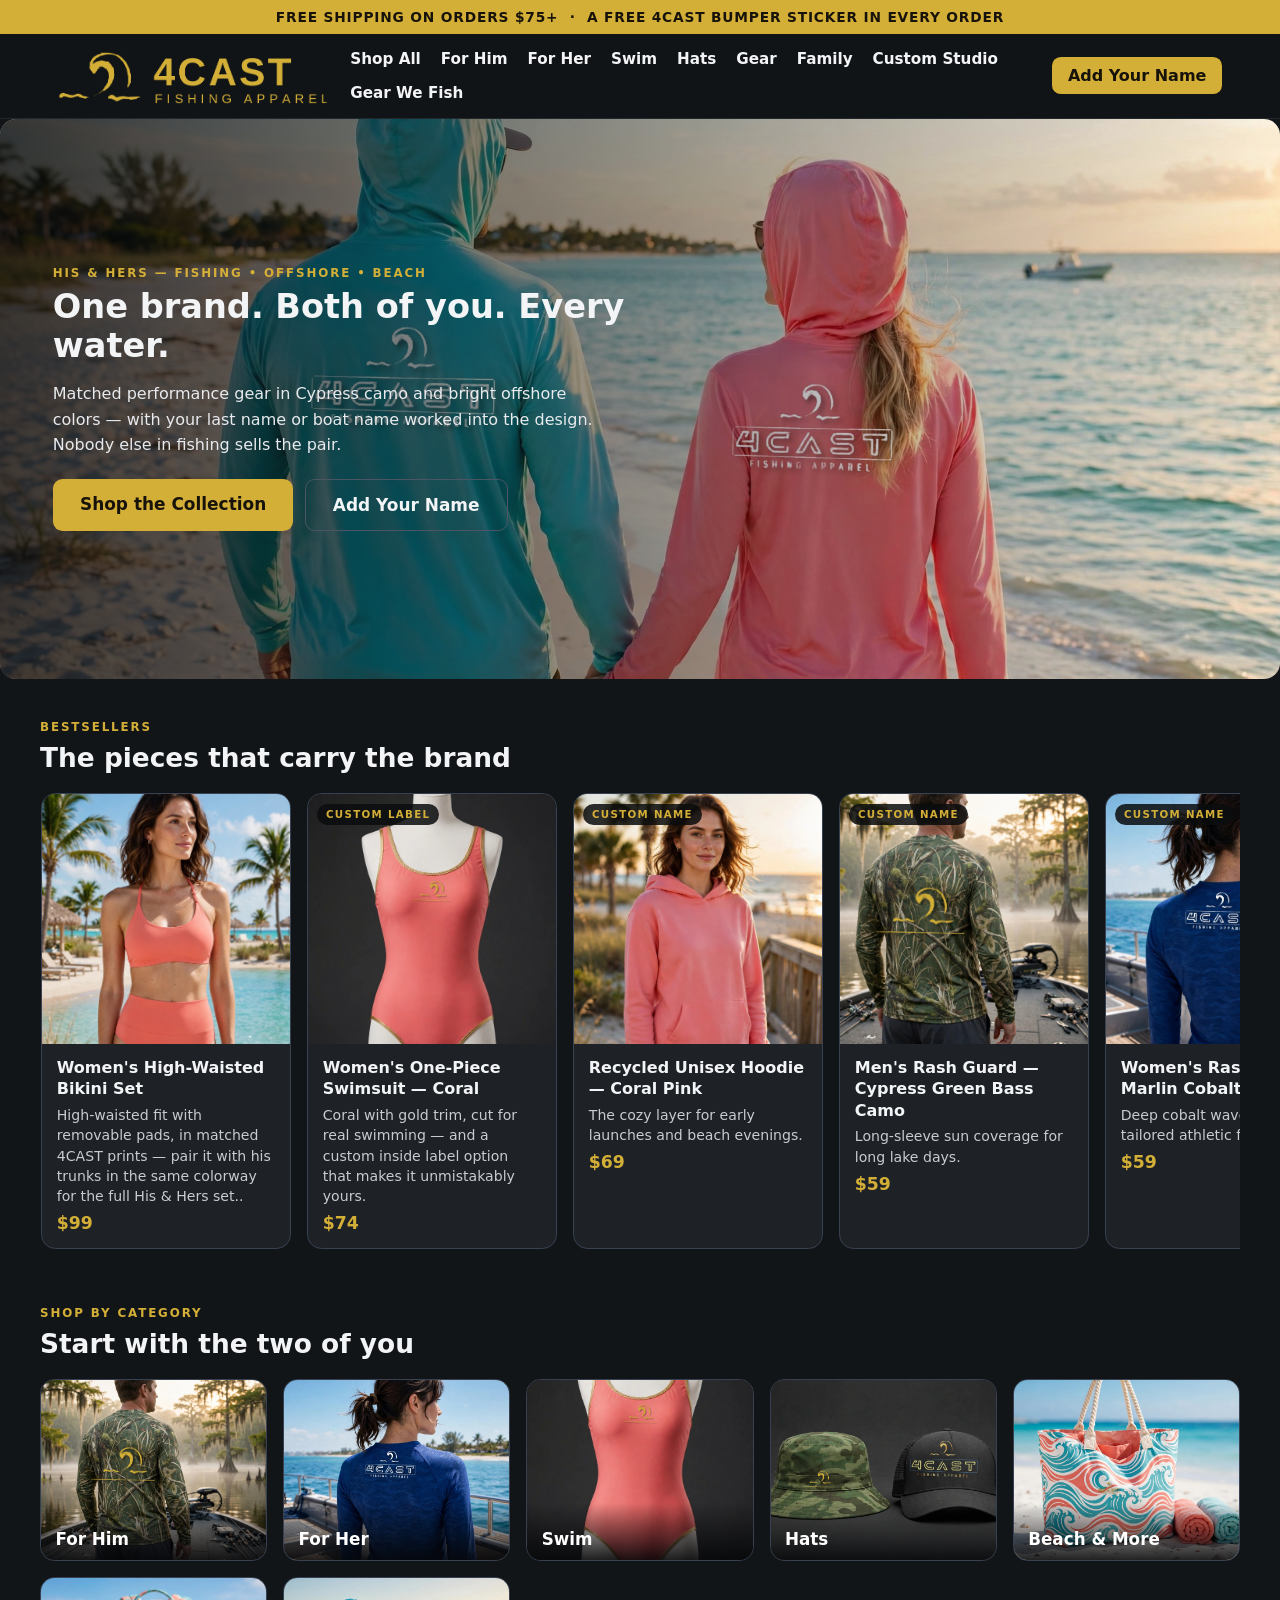
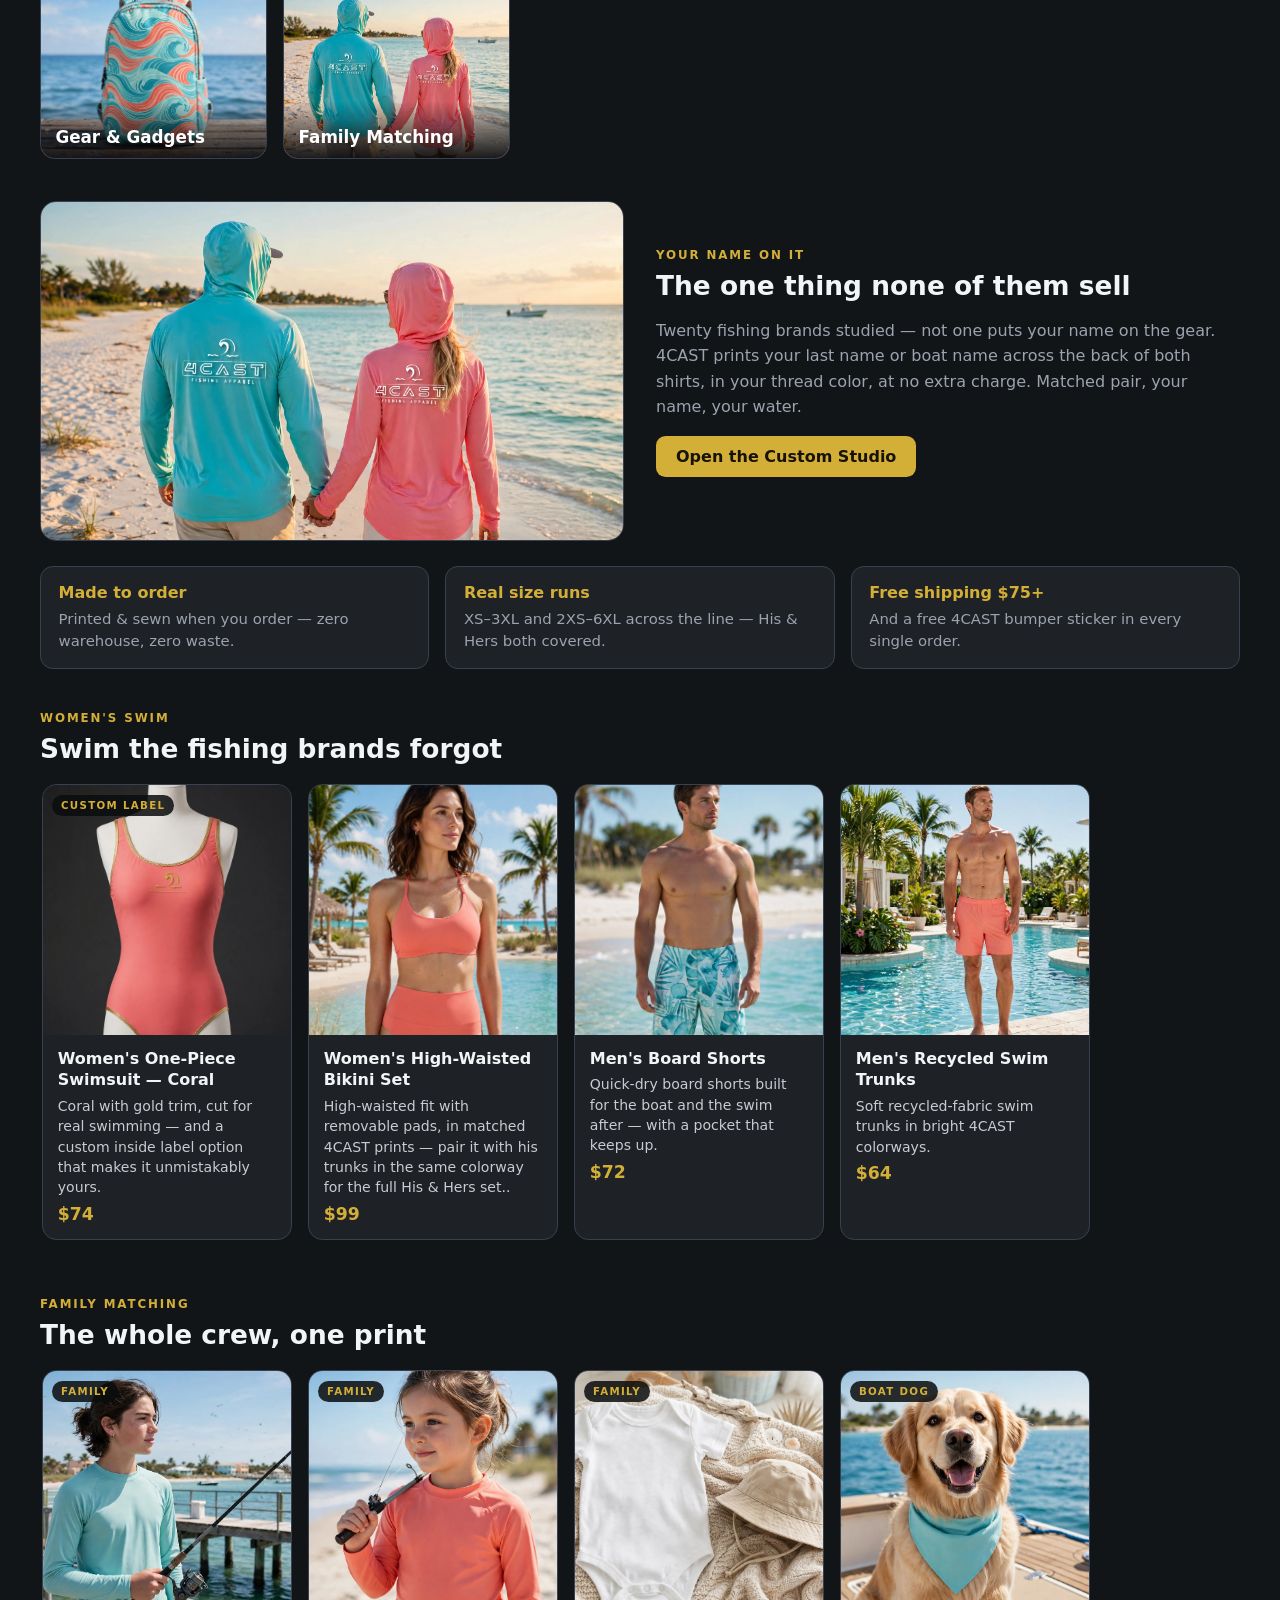
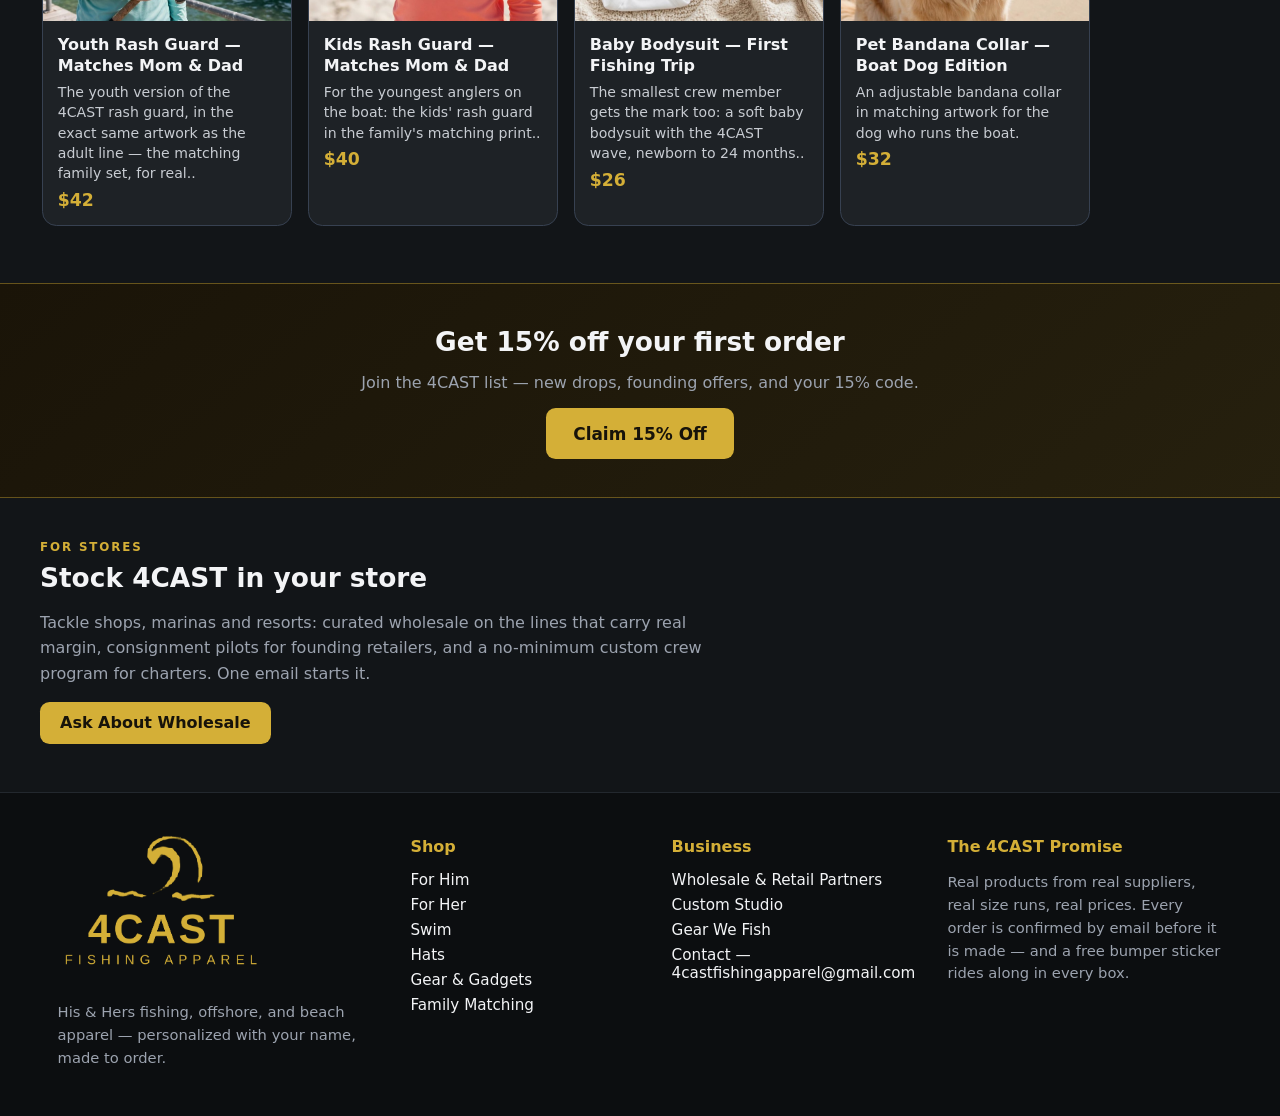
<file: index.html>
<!DOCTYPE html>
<html lang="en">
<head>
<meta charset="UTF-8">
<meta name="viewport" content="width=device-width, initial-scale=1.0">
<title>4CAST Fishing Apparel — His & Hers Fishing Apparel, Your Name On It</title>
<meta name="description" content="His & Hers performance fishing wear, swim, hats and beach gear in Cypress camo and bright offshore colors — with your name on it. Made to order.">
<link rel="icon" type="image/png" href="logo-icon.png">
<link rel="stylesheet" href="styles.css">
</head>
<body>
<div class="announce">FREE SHIPPING ON ORDERS $75+ &nbsp;·&nbsp; A FREE 4CAST BUMPER STICKER IN EVERY ORDER</div>
<header class="site-header">
  <div class="container nav-wrap">
    <a href="index.html" class="brand-lockup"><img class="site-logo" src="logo-clean.png" alt="4CAST Fishing Apparel logo"></a>
    <nav class="nav-links" aria-label="Primary">
      <a href="shop.html">Shop All</a>
      <a href="shop.html?cat=his">For Him</a>
      <a href="shop.html?cat=hers">For Her</a>
      <a href="shop.html?cat=swim">Swim</a>
      <a href="shop.html?cat=hats">Hats</a>
      <a href="shop.html?cat=gear">Gear</a>
      <a href="shop.html?cat=family">Family</a>
      <a href="customizer.html">Custom Studio</a>
      <a href="gear.html">Gear We Fish</a>
    </nav>
    <a class="nav-cta" href="customizer.html">Add Your Name</a>
  </div>
</header>
<main>
  <section class="hero-photo">
    <img src="img-hishers.jpg" alt="His and Hers 4CAST sun shirts on the beach at golden hour">
    <div class="overlay">
      <div class="container hero-inner">
        <p class="eyebrow">His &amp; Hers — Fishing &bull; Offshore &bull; Beach</p>
        <h1>One brand. Both of you. Every water.</h1>
        <p class="hero-sub">Matched performance gear in Cypress camo and bright offshore colors — with your last name or boat name worked into the design. Nobody else in fishing sells the pair.</p>
        <div class="hero-actions">
          <a class="order-btn big" href="shop.html">Shop the Collection</a>
          <a class="ghost-btn big" href="customizer.html">Add Your Name</a>
        </div>
      </div>
    </div>
  </section>
  <section class="section container">
    <p class="eyebrow">Bestsellers</p>
    <h2>The pieces that carry the brand</h2>
    <div class="rail" id="rail-best"></div>
  </section>
  <section class="section container">
    <p class="eyebrow">Shop by Category</p>
    <h2>Start with the two of you</h2>
    <div class="cat-grid"><a class="cat-tile" href="shop.html?cat=his"><img src="img-hoodie.jpg" alt="For Him"><span>For Him</span></a><a class="cat-tile" href="shop.html?cat=hers"><img src="img-jersey.jpg" alt="For Her"><span>For Her</span></a><a class="cat-tile" href="shop.html?cat=swim"><img src="img-swimsuit.jpg" alt="Swim"><span>Swim</span></a><a class="cat-tile" href="shop.html?cat=hats"><img src="img-hats.jpg" alt="Hats"><span>Hats</span></a><a class="cat-tile" href="shop.html?cat=more"><img src="img-tote.jpg" alt="Beach &amp; More"><span>Beach &amp; More</span></a><a class="cat-tile" href="shop.html?cat=gear"><img src="img-backpack.jpg" alt="Gear &amp; Gadgets"><span>Gear &amp; Gadgets</span></a><a class="cat-tile" href="shop.html?cat=family"><img src="img-hishers.jpg" alt="Family Matching"><span>Family Matching</span></a></div>
  </section>
  <section class="section container">
    <div class="story-grid">
      <img src="img-hishers.jpg" alt="His and Hers matching 4CAST sun shirts">
      <div>
        <p class="eyebrow">Your Name On It</p>
        <h2>The one thing none of them sell</h2>
        <p class="section-copy">Twenty fishing brands studied — not one puts your name on the gear. 4CAST prints your last name or boat name across the back of both shirts, in your thread color, at no extra charge. Matched pair, your name, your water.</p>
        <p style="margin-top:1rem"><a class="order-btn" href="customizer.html">Open the Custom Studio</a></p>
      </div>
    </div>
    <div class="trust-row">
      <div class="trust-item"><strong>Made to order</strong><span>Printed &amp; sewn when you order — zero warehouse, zero waste.</span></div>
      <div class="trust-item"><strong>Real size runs</strong><span>XS–3XL and 2XS–6XL across the line — His &amp; Hers both covered.</span></div>
      <div class="trust-item"><strong>Free shipping $75+</strong><span>And a free 4CAST bumper sticker in every single order.</span></div>
    </div>
  </section>
  <section class="section container">
    <p class="eyebrow">Women's Swim</p>
    <h2>Swim the fishing brands forgot</h2>
    <div class="rail" id="rail-swim"></div>
  </section>
  <section class="section container">
    <p class="eyebrow">Family Matching</p>
    <h2>The whole crew, one print</h2>
    <div class="rail" id="rail-family"></div>
  </section>
  <section class="capture">
    <div class="container capture-in">
      <h2>Get 15% off your first order</h2>
      <p>Join the 4CAST list — new drops, founding offers, and your 15% code.</p>
      <a class="order-btn big" href="mailto:4castfishingapparel@gmail.com?subject=Join%20the%204CAST%20list%20—%2015%25%20off%20my%20first%20order&body=Email%20me%20my%2015%25%20code%20and%20new%20drops.">Claim 15% Off</a>
    </div>
  </section>
  <section class="section container" id="wholesale">
    <p class="eyebrow">For Stores</p>
    <h2>Stock 4CAST in your store</h2>
    <p class="section-copy">Tackle shops, marinas and resorts: curated wholesale on the lines that carry real margin, consignment pilots for founding retailers, and a no-minimum custom crew program for charters. One email starts it.</p>
    <p style="margin-top:1rem"><a class="order-btn" href="mailto:4castfishingapparel@gmail.com?subject=Wholesale%20inquiry%20—%204CAST">Ask About Wholesale</a></p>
  </section>
</main>
<footer class="site-footer">
  <div class="container footer-grid">
    <div>
      <img class="footer-logo" src="logo-clean-stacked.png" alt="4CAST Fishing Apparel">
      <p class="footer-tag">His &amp; Hers fishing, offshore, and beach apparel — personalized with your name, made to order.</p>
    </div>
    <div>
      <h4>Shop</h4>
      <a href="shop.html?cat=his">For Him</a>
      <a href="shop.html?cat=hers">For Her</a>
      <a href="shop.html?cat=swim">Swim</a>
      <a href="shop.html?cat=hats">Hats</a>
      <a href="shop.html?cat=gear">Gear &amp; Gadgets</a>
      <a href="shop.html?cat=family">Family Matching</a>
    </div>
    <div>
      <h4>Business</h4>
      <a href="index.html#wholesale">Wholesale &amp; Retail Partners</a>
      <a href="customizer.html">Custom Studio</a>
      <a href="gear.html">Gear We Fish</a>
      <a href="mailto:4castfishingapparel@gmail.com">Contact — 4castfishingapparel@gmail.com</a>
    </div>
    <div>
      <h4>The 4CAST Promise</h4>
      <p class="footer-tag">Real products from real suppliers, real size runs, real prices. Every order is confirmed by email before it is made — and a free bumper sticker rides along in every box.</p>
    </div>
  </div>
</footer>
<script src="products.js"></script>
<script>
function rail(el, ids){
  document.getElementById(el).innerHTML = ids.map(function(id){
    var p = PRODUCTS.filter(function(x){return x.id===id;})[0];
    if(!p) return '';
    return '<a class="shop-card rail-card" href="product.html?id='+p.id+'"><span class="sc-photo"><img src="'+p.img+'" alt="'+p.name+'">'+(p.tag?'<span class="tag">'+p.tag+'</span>':'')+'</span><span class="sc-name">'+p.name+'</span><span class="sc-benefit">'+p.blurb.split('. ')[0]+'.</span><span class="sc-price">$'+p.price+'</span></a>';
  }).join('');
}
rail('rail-best', ['women-s-high-waisted-bikini-set','women-s-one-piece-swimsuit-coral','recycled-unisex-hoodie-coral-pink','men-s-rash-guard-cypress-green-bass-camo','women-s-rash-guard-marlin-cobalt','aop-minimalist-backpack-water-resistant','men-s-recycled-mesh-shorts']);
rail('rail-swim', ['women-s-one-piece-swimsuit-coral','women-s-high-waisted-bikini-set','men-s-board-shorts','men-s-recycled-swim-trunks']);
rail('rail-family', ['youth-rash-guard-matches-mom-dad','kids-rash-guard-matches-mom-dad','baby-bodysuit-first-fishing-trip','pet-bandana-collar-boat-dog-edition']);
</script>
</body>
</html>
</file>
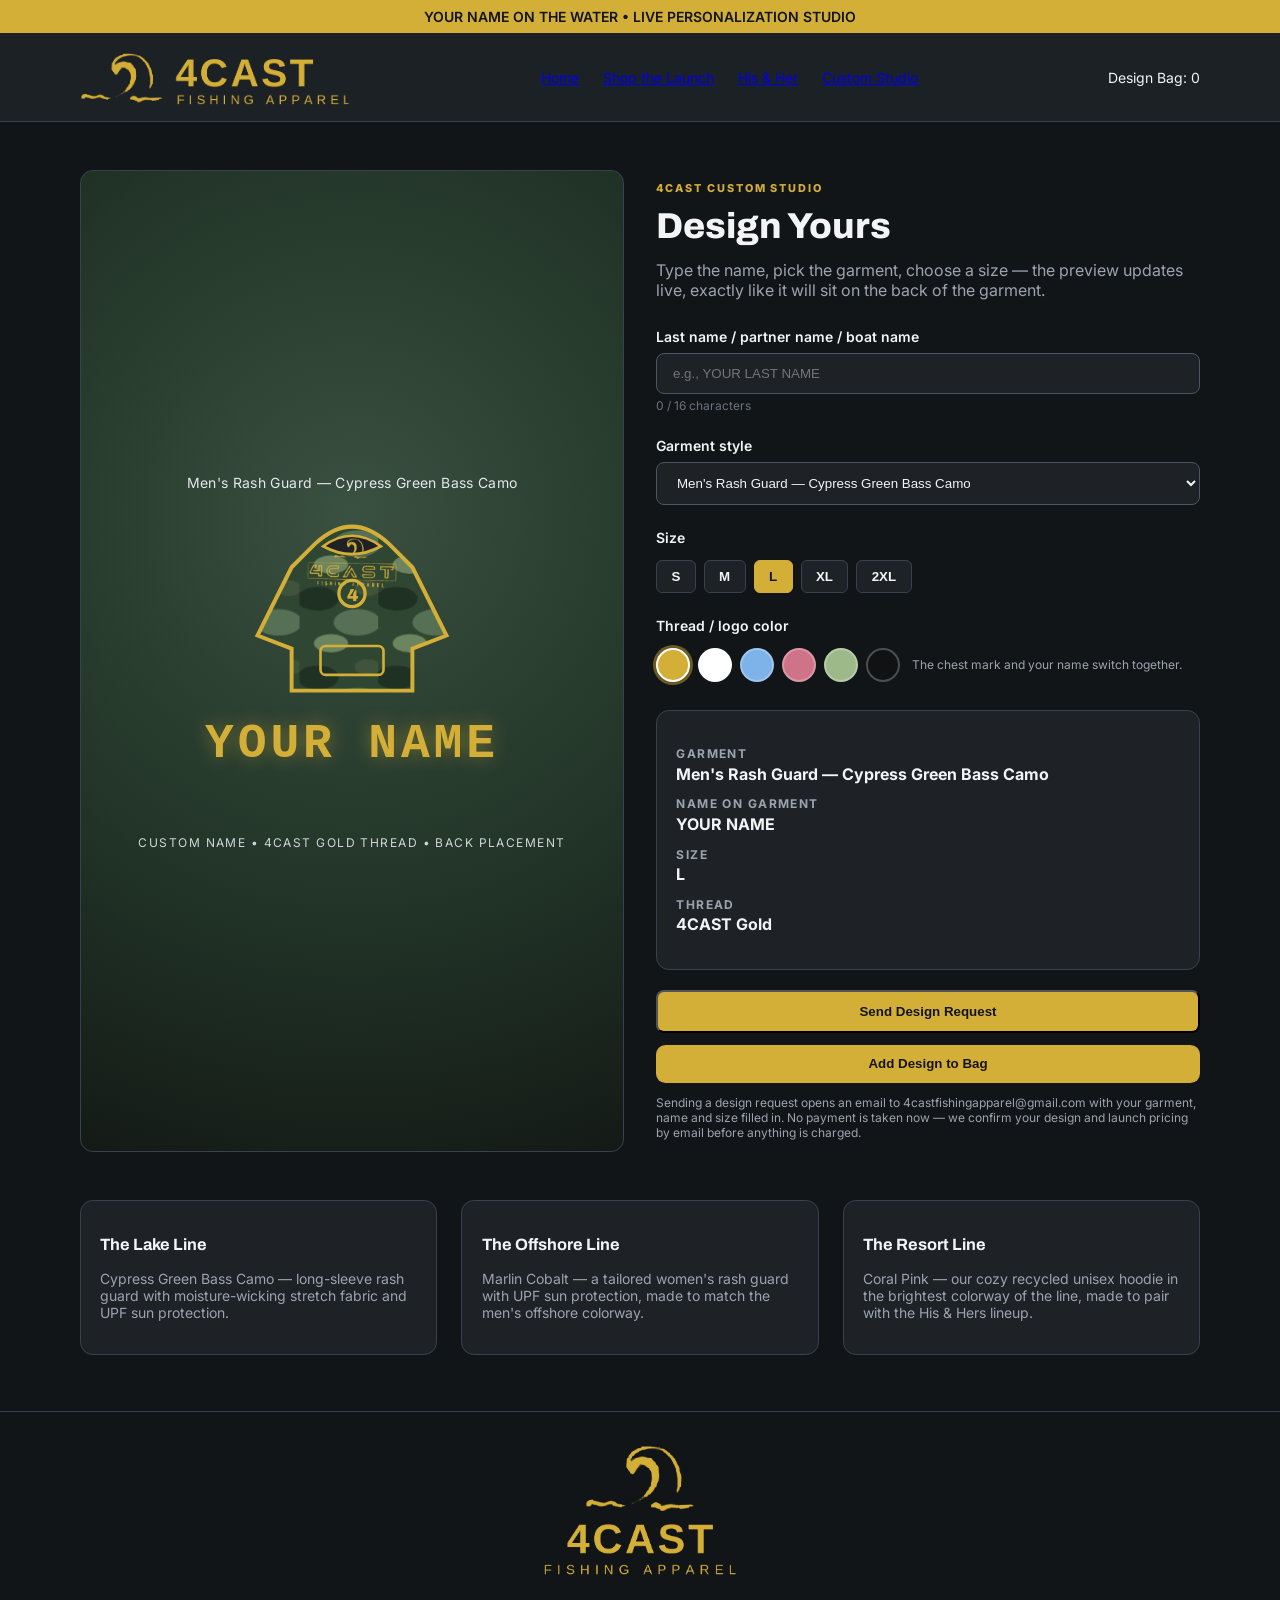
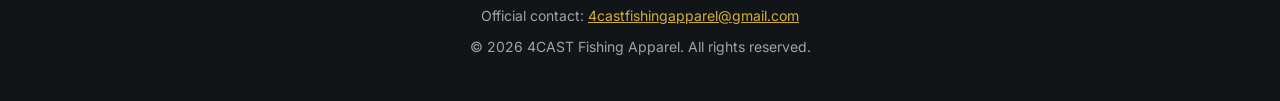
<file: customizer.html>
<!DOCTYPE html>
<html lang="en">
<head>
<meta charset="UTF-8">
<meta name="viewport" content="width=device-width, initial-scale=1.0">
<title>4CAST Fishing Apparel | Custom Studio</title>
<meta name="description" content="Preview your last name, partner's name or boat name in gold thread on 4CAST launch garments — Cypress Green Bass Camo hoodie, Marlin Cobalt offshore jersey, Coral Pink resort hoodie.">

<script>
tailwind.config = { theme: { extend: { colors: { charcoal900:'#121518', charcoal800:'#1e2226', gold:'#d4af37', goldhover:'#e5c158', golddark:'#b8972b' } } } }
</script>
<link rel="preconnect" href="https://fonts.googleapis.com">
<link href="https://fonts.googleapis.com/css2?family=Archivo:wght@500;700;800;900&family=Inter:wght@400;500;600;700&display=swap" rel="stylesheet">
<link rel="stylesheet" href="styles.css">
<link rel="icon" type="image/png" href="logo-icon.png">
</head>
<body class="bg-[#121518] text-gray-100">

<svg width="0" height="0" class="absolute" aria-hidden="true">
  <defs>
    <pattern id="pattern-camo" width="60" height="60" patternUnits="userSpaceOnUse">
      <rect width="60" height="60" fill="#2f4633"/>
      <ellipse cx="14" cy="16" rx="16" ry="9" fill="#1f3123"/>
      <ellipse cx="44" cy="34" rx="18" ry="10" fill="#557055"/>
      <ellipse cx="24" cy="50" rx="13" ry="7" fill="#6d8460"/>
      <ellipse cx="52" cy="8" rx="10" ry="6" fill="#40543c"/>
    </pattern>
    <pattern id="pattern-cobalt" width="60" height="30" patternUnits="userSpaceOnUse">
      <rect width="60" height="30" fill="#123f6e"/>
      <path d="M0 10 Q15 2 30 10 T60 10" stroke="#2f6ea6" stroke-width="4" fill="none"/>
      <path d="M0 24 Q15 16 30 24 T60 24" stroke="#1d5a8f" stroke-width="4" fill="none"/>
    </pattern>
    <pattern id="pattern-coral" width="40" height="40" patternUnits="userSpaceOnUse">
      <rect width="40" height="40" fill="#cf7488"/>
      <path d="M-10 30 L30 -10 M0 50 L50 0" stroke="#e39aab" stroke-width="6"/>
    </pattern>
    <symbol id="svg-hoodie-camo" viewBox="0 0 200 160">
      <path d="M72 34 Q100 8 128 34 L146 52 L172 104 L146 114 L146 146 L54 146 L54 114 L28 104 L54 52 Z" fill="url(#pattern-camo)" stroke="#d4af37" stroke-width="3"/>
      <path d="M78 36 Q100 20 122 36 Q100 48 78 36Z" fill="#1e2226" stroke="#d4af37" stroke-width="2"/>
      <circle cx="100" cy="72" r="10" fill="none" stroke="#d4af37" stroke-width="2.5"/>
      <text x="100" y="78" text-anchor="middle" font-family="Archivo, sans-serif" font-weight="900" font-size="13" fill="#d4af37">4</text>
      <rect x="76" y="112" width="48" height="22" rx="4" fill="none" stroke="#d4af37" stroke-width="2"/>
    </symbol>
    <symbol id="svg-hoodie-coral" viewBox="0 0 200 160">
      <path d="M72 34 Q100 8 128 34 L146 52 L172 104 L146 114 L146 146 L54 146 L54 114 L28 104 L54 52 Z" fill="url(#pattern-coral)" stroke="#d4af37" stroke-width="3"/>
      <path d="M78 36 Q100 20 122 36 Q100 48 78 36Z" fill="#1e2226" stroke="#d4af37" stroke-width="2"/>
      <circle cx="100" cy="72" r="10" fill="none" stroke="#d4af37" stroke-width="2.5"/>
      <text x="100" y="78" text-anchor="middle" font-family="Archivo, sans-serif" font-weight="900" font-size="13" fill="#d4af37">4</text>
      <rect x="76" y="112" width="48" height="22" rx="4" fill="none" stroke="#d4af37" stroke-width="2"/>
    </symbol>
    <symbol id="svg-jersey-cobalt" viewBox="0 0 200 160">
      <path d="M74 26 L54 46 L30 96 L56 106 L56 146 L144 146 L144 106 L170 96 L146 46 L126 26 Q100 44 74 26Z" fill="url(#pattern-cobalt)" stroke="#d4af37" stroke-width="3"/>
      <path d="M84 28 Q100 42 116 28 L100 52Z" fill="#1e2226" stroke="#d4af37" stroke-width="2"/>
      <circle cx="100" cy="76" r="10" fill="none" stroke="#d4af37" stroke-width="2.5"/>
      <text x="100" y="82" text-anchor="middle" font-family="Archivo, sans-serif" font-weight="900" font-size="13" fill="#d4af37">4</text>
    </symbol>
  </defs>
</svg>

<div class="bg-[#d4af37] text-[#121518] text-center text-sm font-semibold py-2 px-3">YOUR NAME ON THE WATER &bull; LIVE PERSONALIZATION STUDIO</div>

<header class="sticky-header bg-[#1e2226]/95 border-b border-gray-700">
  <nav class="max-w-6xl mx-auto flex items-center justify-between py-4 px-4">
    <a href="index.html" class="brand-lockup"><img class="site-logo" src="logo-clean.png" alt="4CAST Fishing Apparel logo"></a>
    <div class="hidden md:flex gap-6 text-sm">
      <a href="index.html" class="hover:text-[#e5c158]">Home</a>
      <a href="shop.html" class="hover:text-[#e5c158]">Shop the Launch</a>
      <a href="index.html#his-her" class="hover:text-[#e5c158]">His &amp; Her</a>
      <a href="customizer.html" class="hover:text-[#e5c158]">Custom Studio</a>
    </div>
    <span class="text-sm">Design Bag: <span id="cart-count">0</span></span>
  </nav>
</header>

<main class="max-w-6xl mx-auto grid lg:grid-cols-2 gap-8 py-12 px-4">
  <section id="preview-stage" class="preview-stage stage-camo rounded-lg p-8 flex flex-col items-center justify-center border border-gray-700 min-h-[380px]">
    <p id="preview-garment" class="text-gray-200 text-sm mb-2 tracking-wide">Men's Rash Guard — Cypress Green Bass Camo</p>
    <svg class="garment-svg" style="height:210px"><use id="preview-use" href="#svg-hoodie-camo"/></svg>
    <div id="chest-logo" class="logo-tint chest-logo" style="background-color:#d4af37" role="img" aria-label="4CAST logo on chest"></div>
    <p id="preview-name" class="brand-font-mono gold-glow text-5xl font-extrabold text-[#d4af37] mt-2">YOUR NAME</p>
    <p id="preview-caption" class="text-xs text-gray-300 mt-4 tracking-widest">CUSTOM NAME &bull; 4CAST GOLD THREAD &bull; BACK PLACEMENT</p>
  </section>

  <section>
    <p class="product-tag">4CAST CUSTOM STUDIO</p>
    <h1 class="text-3xl md:text-4xl font-extrabold mt-2">Design Yours</h1>
    <p class="text-gray-400 mt-3">Type the name, pick the garment, choose a size — the preview updates live, exactly like it will sit on the back of the garment.</p>

    <label class="block mt-7 text-sm font-semibold" for="custom-name">Last name / partner name / boat name</label>
    <input id="custom-name" type="text" maxlength="16" value="" placeholder="e.g., YOUR LAST NAME" class="form-input w-full mt-2 rounded bg-[#1e2226] border border-gray-600 px-4 py-3 text-gray-100">
    <p class="text-xs text-gray-500 mt-1"><span id="char-count">4</span> / 16 characters</p>

    <label class="block mt-6 text-sm font-semibold" for="garment-select">Garment style</label>
    <select id="garment-select" class="form-input w-full mt-2 rounded bg-[#1e2226] border border-gray-600 px-4 py-3 text-gray-100">
      <option value="Men's Rash Guard — Cypress Green Bass Camo" data-art="hoodie-camo" data-stage="stage-camo">Men's Rash Guard — Cypress Green Bass Camo</option>
      <option value="Women's Rash Guard — Marlin Cobalt" data-art="jersey-cobalt" data-stage="stage-cobalt">Women's Rash Guard — Marlin Cobalt</option>
      <option value="Recycled Unisex Hoodie — Coral Pink" data-art="hoodie-coral" data-stage="stage-coral">Recycled Unisex Hoodie — Coral Pink</option>
    </select>

    <p class="mt-6 text-sm font-semibold">Size</p>
    <div class="flex gap-2 mt-2">
      <button class="size-btn" data-size="S">S</button>
      <button class="size-btn" data-size="M">M</button>
      <button class="size-btn active" data-size="L">L</button>
      <button class="size-btn" data-size="XL">XL</button>
      <button class="size-btn" data-size="2XL">2XL</button>
    </div>

    <p class="mt-6 text-sm font-semibold">Thread / logo color</p>
    <div class="flex gap-2 mt-2 items-center">
      <button class="thread-btn active" data-color="#d4af37" data-name="4CAST Gold" style="background:#d4af37" aria-label="Gold thread"></button>
      <button class="thread-btn" data-color="#ffffff" data-name="White" style="background:#ffffff" aria-label="White thread"></button>
      <button class="thread-btn" data-color="#7db3e8" data-name="Cobalt" style="background:#7db3e8" aria-label="Cobalt thread"></button>
      <button class="thread-btn" data-color="#cf7488" data-name="Coral" style="background:#cf7488" aria-label="Coral thread"></button>
      <button class="thread-btn" data-color="#9db98a" data-name="Cypress" style="background:#9db98a" aria-label="Cypress thread"></button>
      <button class="thread-btn" data-color="#101214" data-name="Charcoal Black" style="background:#101214" aria-label="Black thread"></button>
      <span class="text-xs text-gray-400 ml-1">The chest mark and your name switch together.</span>
    </div>

    <div class="summary-panel mt-7">
      <dl>
        <dt>GARMENT</dt><dd id="summary-garment">Men's Rash Guard — Cypress Green Bass Camo</dd>
        <dt>NAME ON GARMENT</dt><dd id="summary-name">YOUR NAME</dd>
        <dt>SIZE</dt><dd id="summary-size">L</dd>
        <dt>THREAD</dt><dd id="summary-thread">4CAST Gold</dd>
      </dl>
    </div>

    <button id="request-btn" class="btn-gold rounded px-6 py-3 font-semibold mt-5 w-full">Send Design Request</button>
    <button class="add-cart btn-ghost rounded px-6 py-3 font-semibold mt-3 w-full" data-garment="Custom Studio design">Add Design to Bag</button>
    <p class="text-xs text-gray-400 mt-3">Sending a design request opens an email to 4castfishingapparel@gmail.com with your garment, name and size filled in. No payment is taken now — we confirm your design and launch pricing by email before anything is charged.</p>
  </section>
</main>

<section class="max-w-6xl mx-auto px-4 pb-14">
  <div class="grid md:grid-cols-3 gap-6 text-sm">
    <div class="summary-panel"><h3 class="font-bold">The Lake Line</h3><p class="text-gray-400 mt-2">Cypress Green Bass Camo — long-sleeve rash guard with moisture-wicking stretch fabric and UPF sun protection.</p></div>
    <div class="summary-panel"><h3 class="font-bold">The Offshore Line</h3><p class="text-gray-400 mt-2">Marlin Cobalt — a tailored women's rash guard with UPF sun protection, made to match the men's offshore colorway.</p></div>
    <div class="summary-panel"><h3 class="font-bold">The Resort Line</h3><p class="text-gray-400 mt-2">Coral Pink — our cozy recycled unisex hoodie in the brightest colorway of the line, made to pair with the His &amp; Hers lineup.</p></div>
  </div>
</section>

<footer class="border-t border-gray-700 py-8 text-center text-sm text-gray-400 px-4">
  <img class="footer-logo" src="logo-clean-stacked.png" alt="4CAST Fishing Apparel logo">
  <p class="mt-3">Official contact: <a class="text-[#d4af37]" href="mailto:4castfishingapparel@gmail.com">4castfishingapparel@gmail.com</a></p>
  <p class="mt-2">&copy; 2026 4CAST Fishing Apparel. All rights reserved.</p>
</footer>
<script src="app.js"></script>
</body>
</html>
</file>
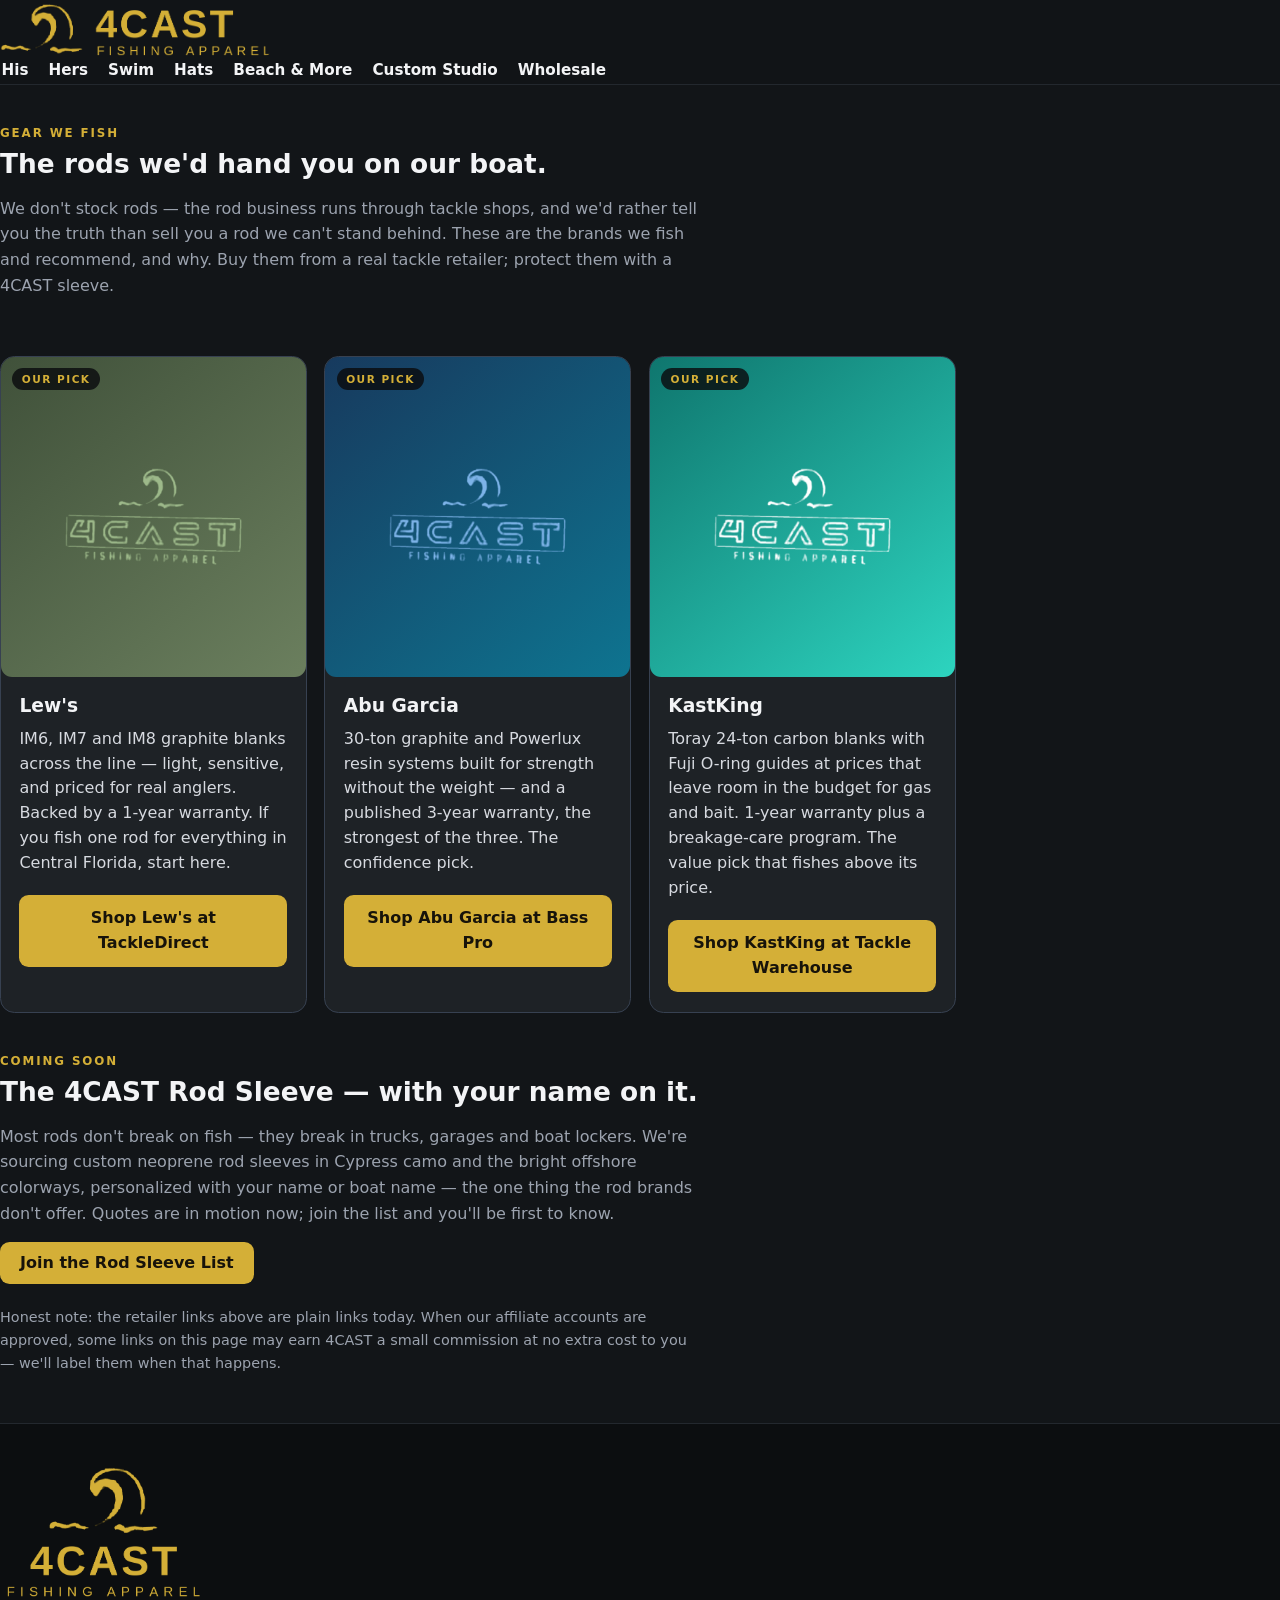
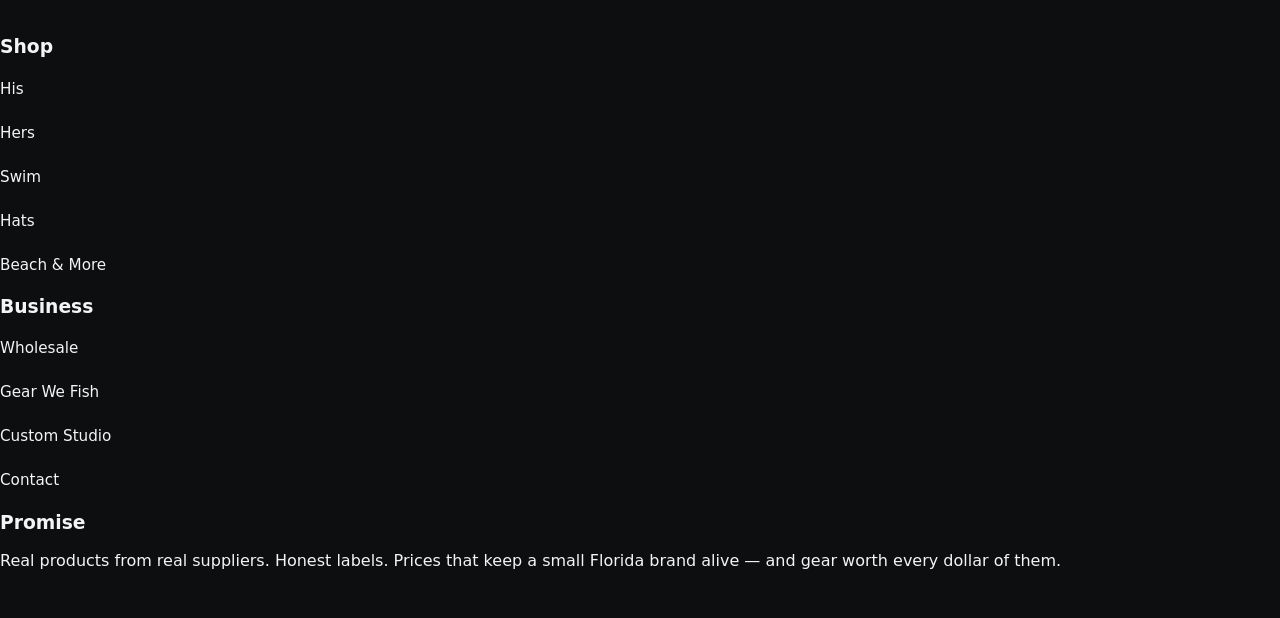
<file: gear.html>
<!DOCTYPE html>
<html lang="en">
<head>
<meta charset="UTF-8">
<meta name="viewport" content="width=device-width, initial-scale=1.0">
<title>Gear We Fish — 4CAST Fishing Apparel</title>
<meta name="description" content="The rods we actually recommend — Lew's, Abu Garcia and KastKing — plus the 4CAST custom rod sleeve, coming soon.">
<link rel="stylesheet" href="styles.css">
</head>
<body>
<header class="site-header">
  <a class="brand" href="index.html"><img class="site-logo" src="logo-clean.png" alt="4CAST Fishing Apparel"></a>
  <nav class="site-nav">
    <a href="shop.html">His</a>
    <a href="shop.html">Hers</a>
    <a href="shop.html">Swim</a>
    <a href="shop.html">Hats</a>
    <a href="shop.html">Beach &amp; More</a>
    <a href="customizer.html">Custom Studio</a>
    <a href="shop.html">Wholesale</a>
  </nav>
</header>

<main>
  <section class="section">
    <p class="eyebrow">Gear We Fish</p>
    <h2>The rods we'd hand you on our boat.</h2>
    <p class="section-copy">We don't stock rods — the rod business runs through tackle shops, and we'd rather tell you the truth than sell you a rod we can't stand behind. These are the brands we fish and recommend, and why. Buy them from a real tackle retailer; protect them with a 4CAST sleeve.</p>
  </section>

  <section class="section">
    <div class="collection-grid">
      <article class="product-card">
        <div class="mark-tile" style="background:linear-gradient(140deg,#40513a,#6b7f5e)"><span class="logo-tint tint-cypress"></span><span class="tag">OUR PICK</span></div>
        <div class="product-copy">
          <h3>Lew's</h3>
          <p>IM6, IM7 and IM8 graphite blanks across the line — light, sensitive, and priced for real anglers. Backed by a 1-year warranty. If you fish one rod for everything in Central Florida, start here.</p>
          <p style="margin-top:.7rem;display:flex;gap:.5rem;flex-wrap:wrap"><a class="order-btn" href="https://www.tackledirect.com" target="_blank" rel="noopener">Shop Lew's at TackleDirect</a></p>
        </div>
      </article>
      <article class="product-card">
        <div class="mark-tile" style="background:linear-gradient(140deg,#173a5e,#0e7490)"><span class="logo-tint tint-cobalt"></span><span class="tag">OUR PICK</span></div>
        <div class="product-copy">
          <h3>Abu Garcia</h3>
          <p>30-ton graphite and Powerlux resin systems built for strength without the weight — and a published 3-year warranty, the strongest of the three. The confidence pick.</p>
          <p style="margin-top:.7rem;display:flex;gap:.5rem;flex-wrap:wrap"><a class="order-btn" href="https://www.basspro.com" target="_blank" rel="noopener">Shop Abu Garcia at Bass Pro</a></p>
        </div>
      </article>
      <article class="product-card">
        <div class="mark-tile" style="background:linear-gradient(140deg,#0f766e,#2dd4bf)"><span class="logo-tint tint-white"></span><span class="tag">OUR PICK</span></div>
        <div class="product-copy">
          <h3>KastKing</h3>
          <p>Toray 24-ton carbon blanks with Fuji O-ring guides at prices that leave room in the budget for gas and bait. 1-year warranty plus a breakage-care program. The value pick that fishes above its price.</p>
          <p style="margin-top:.7rem;display:flex;gap:.5rem;flex-wrap:wrap"><a class="order-btn" href="https://www.tacklewarehouse.com" target="_blank" rel="noopener">Shop KastKing at Tackle Warehouse</a></p>
        </div>
      </article>
    </div>
  </section>

  <section class="section">
    <p class="eyebrow">Coming Soon</p>
    <h2>The 4CAST Rod Sleeve — with your name on it.</h2>
    <p class="section-copy">Most rods don't break on fish — they break in trucks, garages and boat lockers. We're sourcing custom neoprene rod sleeves in Cypress camo and the bright offshore colorways, personalized with your name or boat name — the one thing the rod brands don't offer. Quotes are in motion now; join the list and you'll be first to know.</p>
    <p style="margin-top:1rem"><a class="order-btn" href="mailto:4castfishingapparel@gmail.com?subject=Rod%20Sleeve%20Waitlist&body=Name%3A%0AEmail%3A%0ARod%20length(s)%3A%0AColorway%20(Cypress%20camo%20%2F%20aqua%20%2F%20coral)%3A%0AName%20to%20print%3A%0A">Join the Rod Sleeve List</a></p>
    <p class="section-copy" style="margin-top:1.4rem;font-size:.9rem">Honest note: the retailer links above are plain links today. When our affiliate accounts are approved, some links on this page may earn 4CAST a small commission at no extra cost to you — we'll label them when that happens.</p>
  </section>
</main>

<footer class="site-footer">
  <img class="footer-logo" src="logo-clean-stacked.png" alt="4CAST Fishing Apparel">
  <div>
    <div><h3>Shop</h3><p><a href="shop.html">His</a><br><a href="shop.html">Hers</a><br><a href="shop.html">Swim</a><br><a href="shop.html">Hats</a><br><a href="shop.html">Beach &amp; More</a></p></div>
    <div><h3>Business</h3><p><a href="shop.html">Wholesale</a><br><a href="gear.html">Gear We Fish</a><br><a href="customizer.html">Custom Studio</a><br><a href="mailto:4castfishingapparel@gmail.com">Contact</a></p></div>
    <div><h3>Promise</h3><p>Real products from real suppliers. Honest labels. Prices that keep a small Florida brand alive — and gear worth every dollar of them.</p></div>
  </div>
</footer>
<script src="app.js"></script>
</body>
</html>
</file>
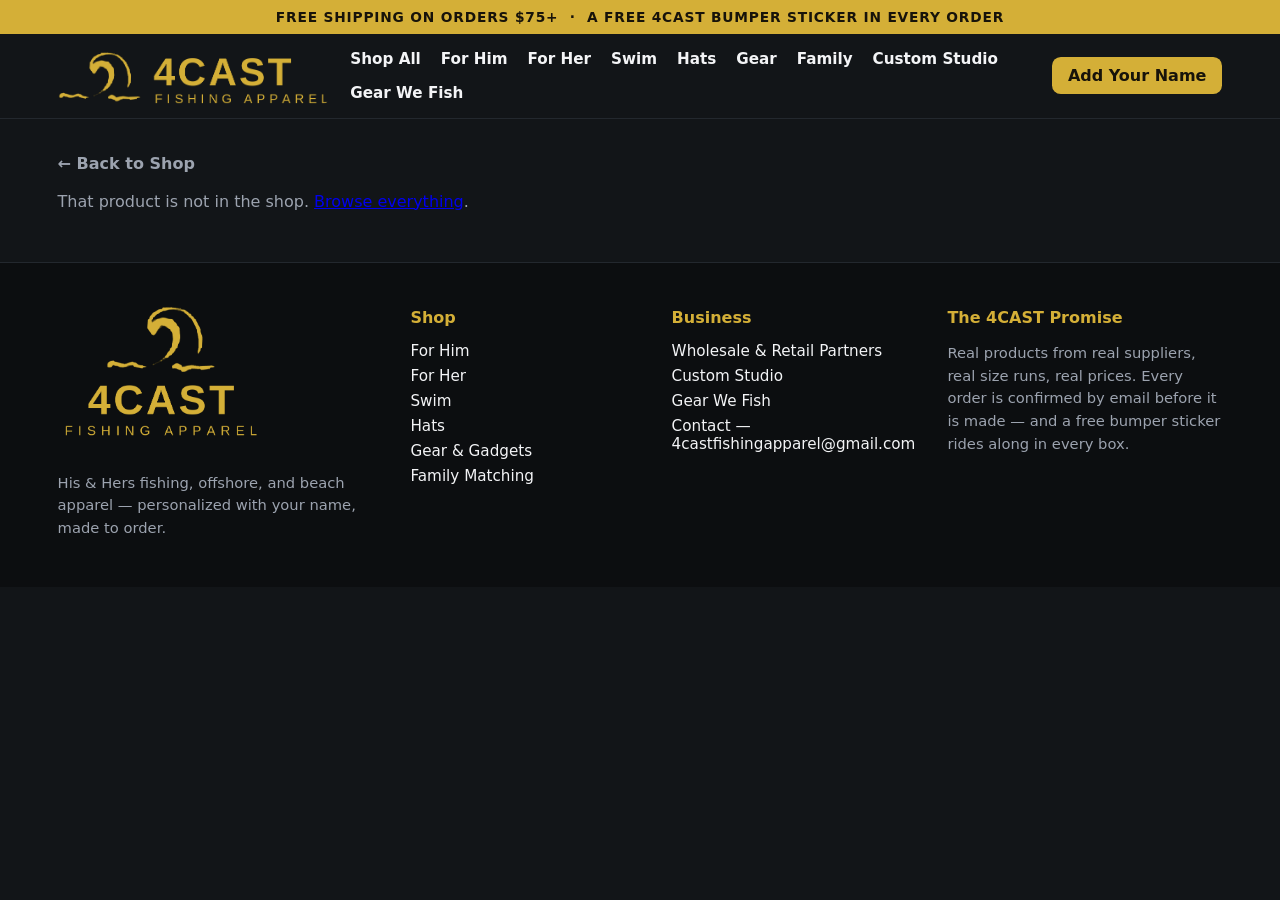
<file: product.html>
<!DOCTYPE html>
<html lang="en">
<head>
<meta charset="UTF-8">
<meta name="viewport" content="width=device-width, initial-scale=1.0">
<title>Product — 4CAST Fishing Apparel</title>
<meta name="description" content="Choose your size, logo color and name — 4CAST made-to-order fishing apparel.">
<link rel="icon" type="image/png" href="logo-icon.png">
<link rel="stylesheet" href="styles.css">
</head>
<body>
<div class="announce">FREE SHIPPING ON ORDERS $75+ &nbsp;·&nbsp; A FREE 4CAST BUMPER STICKER IN EVERY ORDER</div>
<header class="site-header">
  <div class="container nav-wrap">
    <a href="index.html" class="brand-lockup"><img class="site-logo" src="logo-clean.png" alt="4CAST Fishing Apparel logo"></a>
    <nav class="nav-links" aria-label="Primary">
      <a href="shop.html">Shop All</a>
      <a href="shop.html?cat=his">For Him</a>
      <a href="shop.html?cat=hers">For Her</a>
      <a href="shop.html?cat=swim">Swim</a>
      <a href="shop.html?cat=hats">Hats</a>
      <a href="shop.html?cat=gear">Gear</a>
      <a href="shop.html?cat=family">Family</a>
      <a href="customizer.html">Custom Studio</a>
      <a href="gear.html">Gear We Fish</a>
    </nav>
    <a class="nav-cta" href="customizer.html">Add Your Name</a>
  </div>
</header>
<main class="container">
  <p class="crumbs"><a href="shop.html">&larr; Back to Shop</a></p>
  <section id="pd"></section>
</main>
<footer class="site-footer">
  <div class="container footer-grid">
    <div>
      <img class="footer-logo" src="logo-clean-stacked.png" alt="4CAST Fishing Apparel">
      <p class="footer-tag">His &amp; Hers fishing, offshore, and beach apparel — personalized with your name, made to order.</p>
    </div>
    <div>
      <h4>Shop</h4>
      <a href="shop.html?cat=his">For Him</a>
      <a href="shop.html?cat=hers">For Her</a>
      <a href="shop.html?cat=swim">Swim</a>
      <a href="shop.html?cat=hats">Hats</a>
      <a href="shop.html?cat=gear">Gear &amp; Gadgets</a>
      <a href="shop.html?cat=family">Family Matching</a>
    </div>
    <div>
      <h4>Business</h4>
      <a href="index.html#wholesale">Wholesale &amp; Retail Partners</a>
      <a href="customizer.html">Custom Studio</a>
      <a href="gear.html">Gear We Fish</a>
      <a href="mailto:4castfishingapparel@gmail.com">Contact — 4castfishingapparel@gmail.com</a>
    </div>
    <div>
      <h4>The 4CAST Promise</h4>
      <p class="footer-tag">Real products from real suppliers, real size runs, real prices. Every order is confirmed by email before it is made — and a free bumper sticker rides along in every box.</p>
    </div>
  </div>
</footer>
<script src="products.js"></script>
<script src="shop.js"></script>
<script>renderProduct();</script>
</body>
</html>
</file>
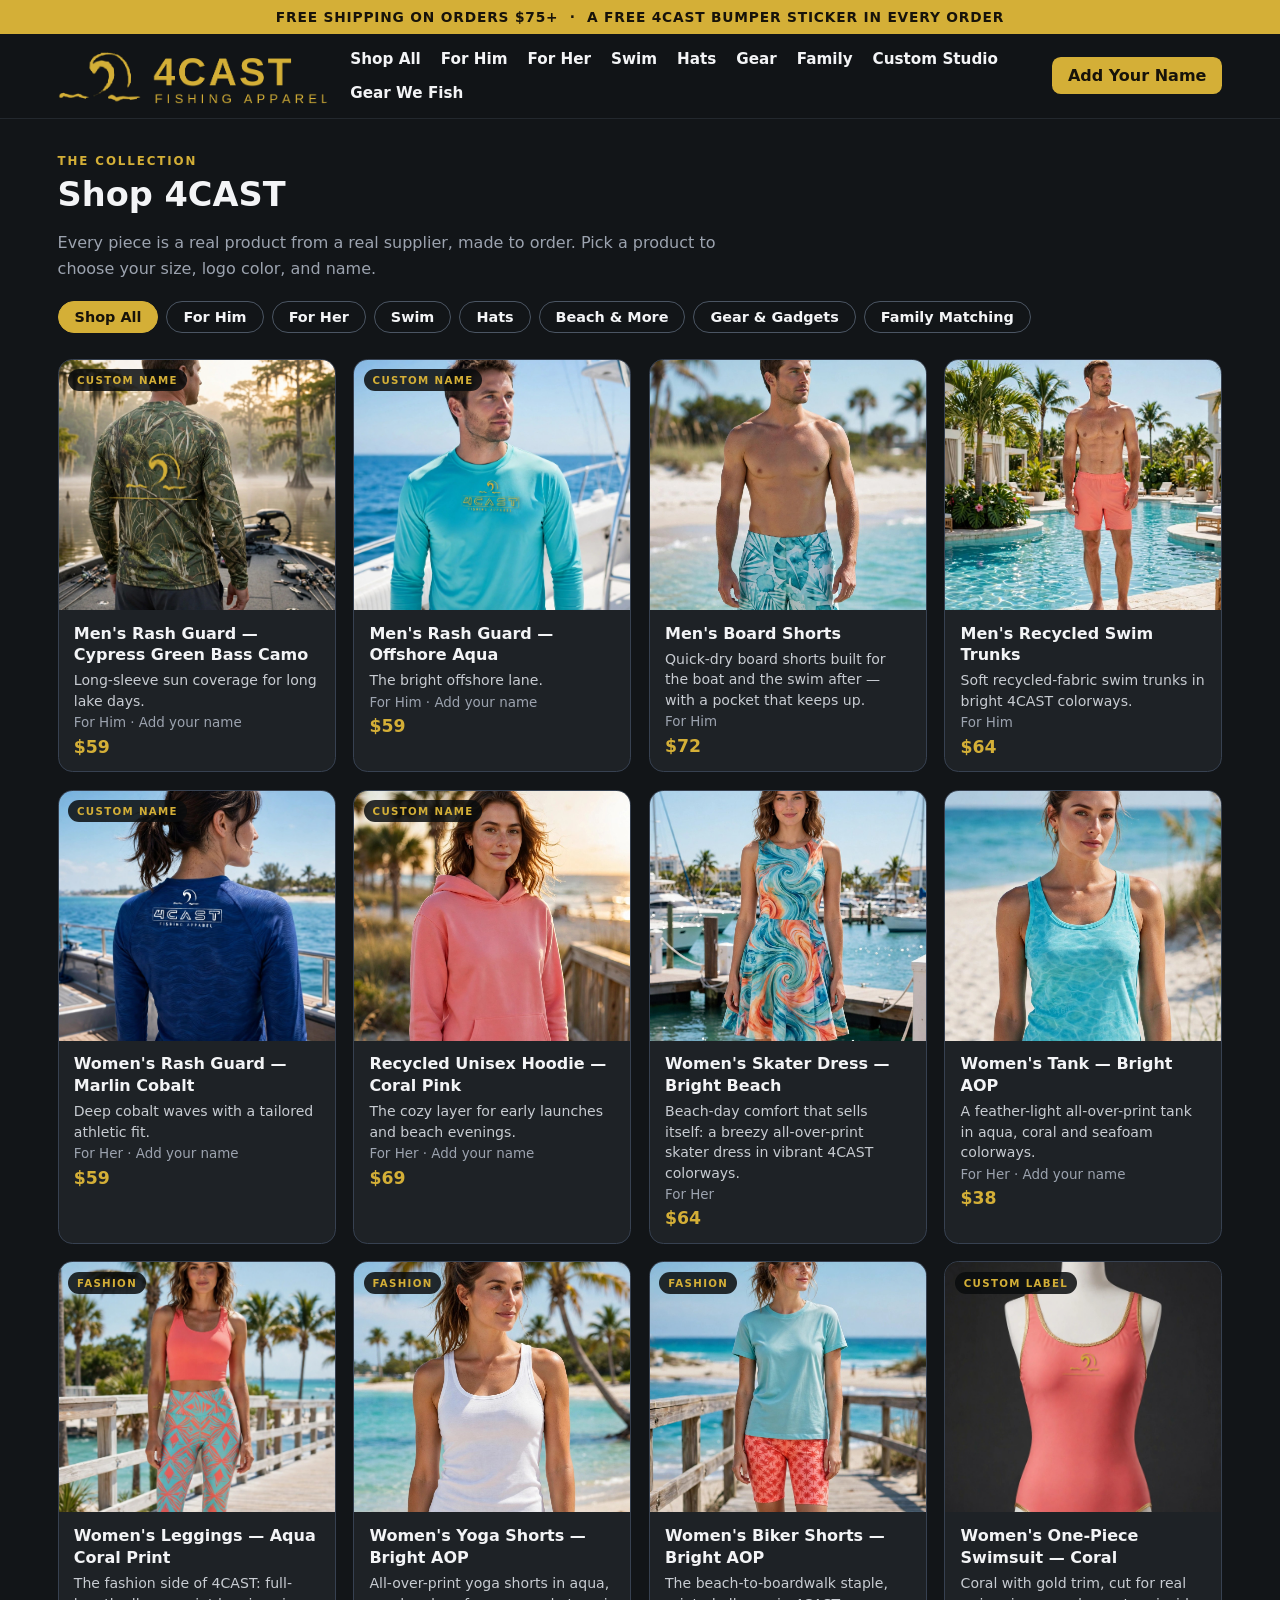
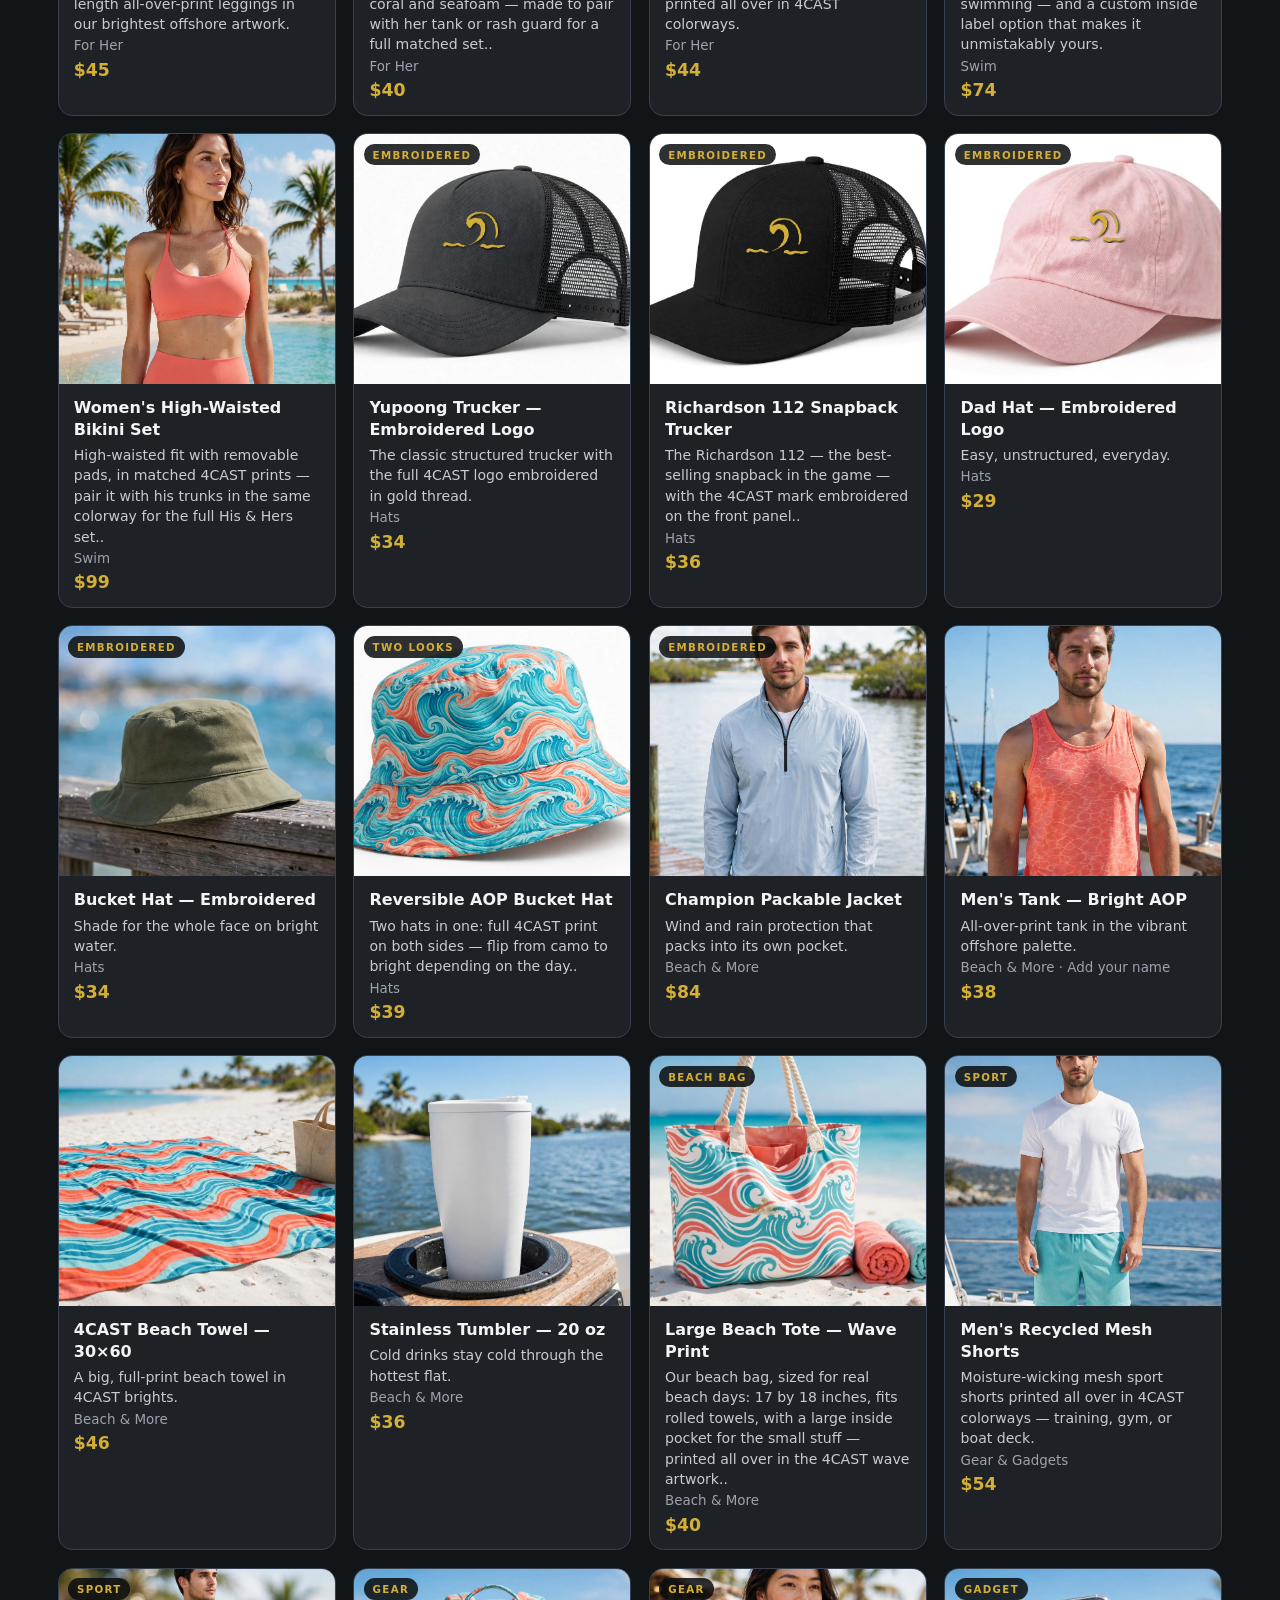
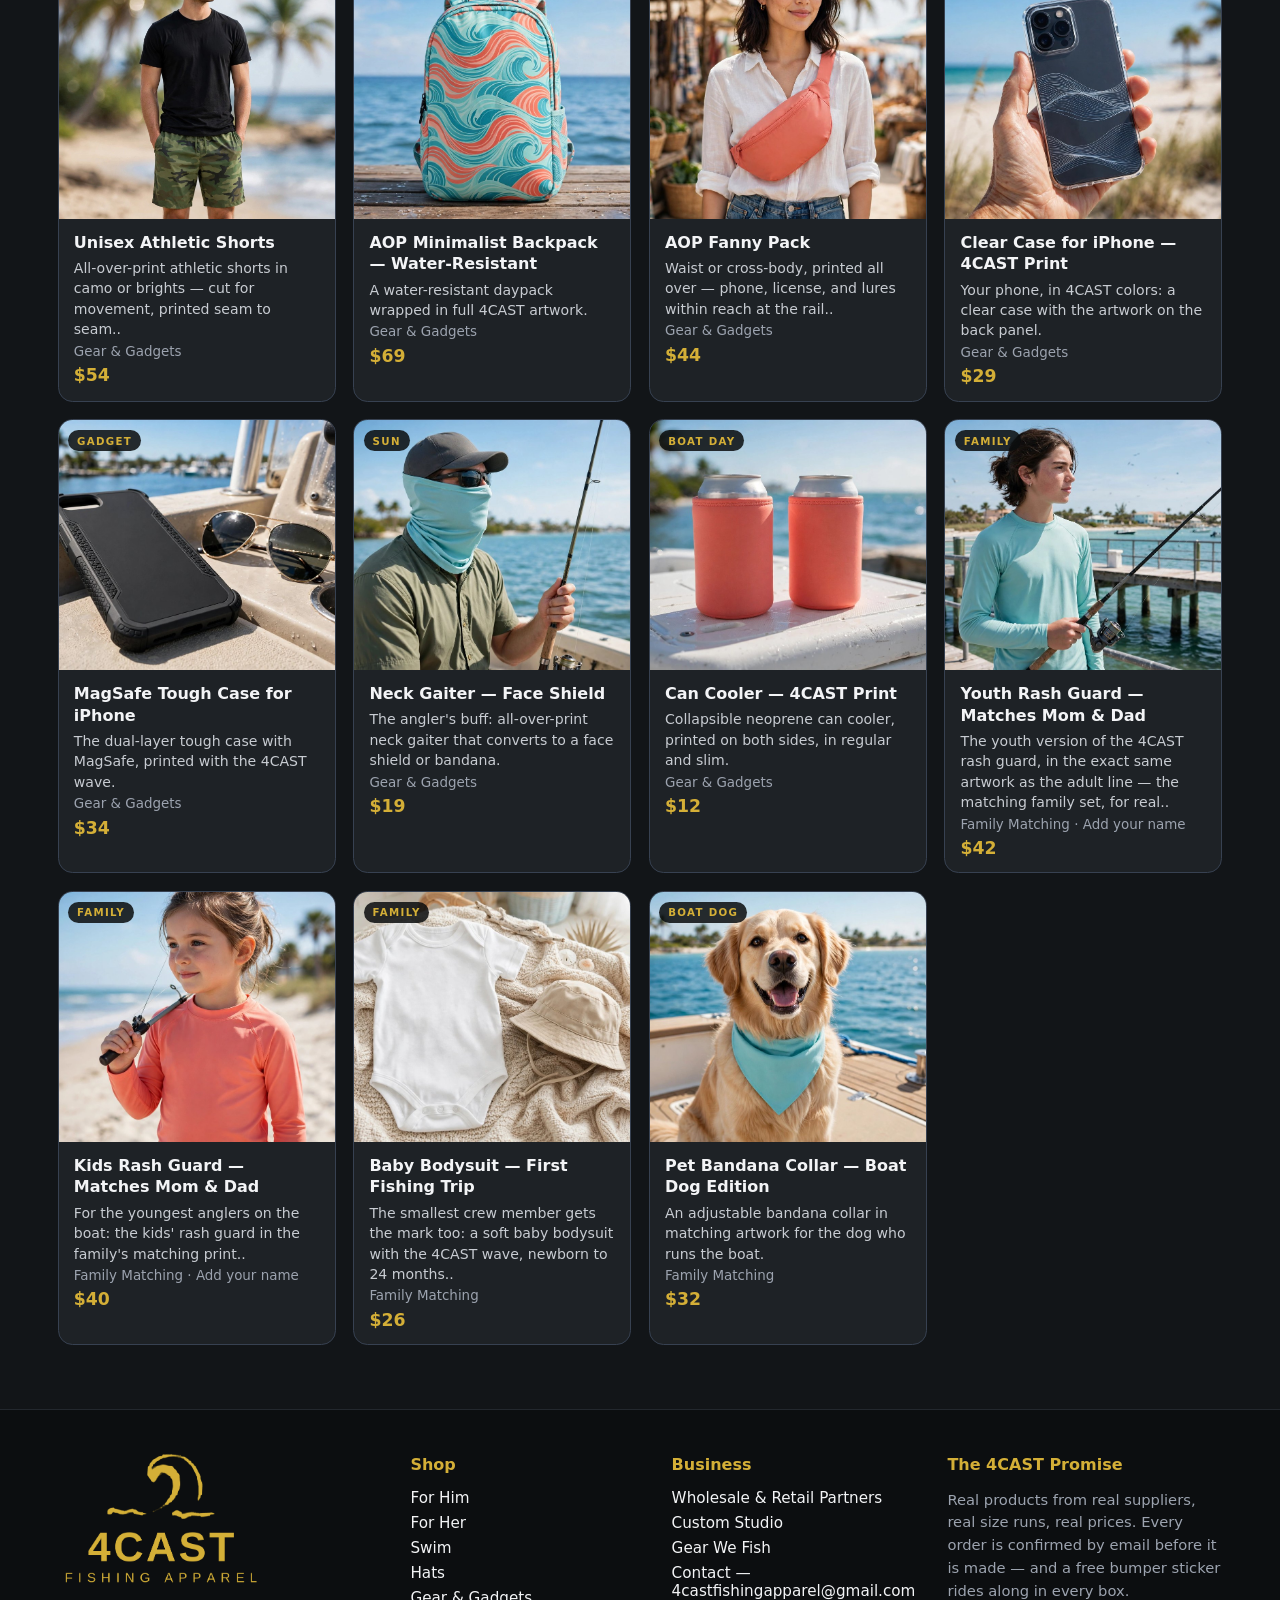
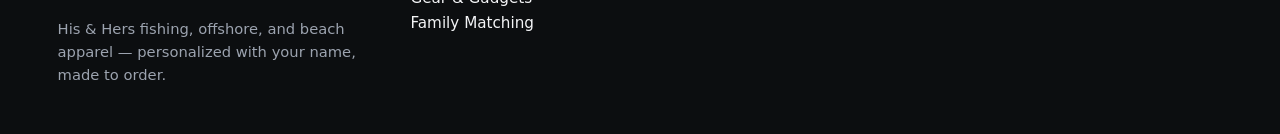
<file: shop.html>
<!DOCTYPE html>
<html lang="en">
<head>
<meta charset="UTF-8">
<meta name="viewport" content="width=device-width, initial-scale=1.0">
<title>Shop — 4CAST Fishing Apparel</title>
<meta name="description" content="Shop 4CAST His & Hers fishing apparel: rash guards, swim, hats, beach gear and family matching — real products, real sizes, real prices.">
<link rel="icon" type="image/png" href="logo-icon.png">
<link rel="stylesheet" href="styles.css">
</head>
<body>
<div class="announce">FREE SHIPPING ON ORDERS $75+ &nbsp;·&nbsp; A FREE 4CAST BUMPER STICKER IN EVERY ORDER</div>
<header class="site-header">
  <div class="container nav-wrap">
    <a href="index.html" class="brand-lockup"><img class="site-logo" src="logo-clean.png" alt="4CAST Fishing Apparel logo"></a>
    <nav class="nav-links" aria-label="Primary">
      <a href="shop.html">Shop All</a>
      <a href="shop.html?cat=his">For Him</a>
      <a href="shop.html?cat=hers">For Her</a>
      <a href="shop.html?cat=swim">Swim</a>
      <a href="shop.html?cat=hats">Hats</a>
      <a href="shop.html?cat=gear">Gear</a>
      <a href="shop.html?cat=family">Family</a>
      <a href="customizer.html">Custom Studio</a>
      <a href="gear.html">Gear We Fish</a>
    </nav>
    <a class="nav-cta" href="customizer.html">Add Your Name</a>
  </div>
</header>
<main class="container">
  <section class="shop-head">
    <p class="eyebrow">The Collection</p>
    <h1>Shop 4CAST</h1>
    <p class="section-copy">Every piece is a real product from a real supplier, made to order. Pick a product to choose your size, logo color, and name.</p>
    <div class="chips" id="chips"></div>
  </section>
  <section class="shop-grid" id="shop-grid"></section>
</main>
<footer class="site-footer">
  <div class="container footer-grid">
    <div>
      <img class="footer-logo" src="logo-clean-stacked.png" alt="4CAST Fishing Apparel">
      <p class="footer-tag">His &amp; Hers fishing, offshore, and beach apparel — personalized with your name, made to order.</p>
    </div>
    <div>
      <h4>Shop</h4>
      <a href="shop.html?cat=his">For Him</a>
      <a href="shop.html?cat=hers">For Her</a>
      <a href="shop.html?cat=swim">Swim</a>
      <a href="shop.html?cat=hats">Hats</a>
      <a href="shop.html?cat=gear">Gear &amp; Gadgets</a>
      <a href="shop.html?cat=family">Family Matching</a>
    </div>
    <div>
      <h4>Business</h4>
      <a href="index.html#wholesale">Wholesale &amp; Retail Partners</a>
      <a href="customizer.html">Custom Studio</a>
      <a href="gear.html">Gear We Fish</a>
      <a href="mailto:4castfishingapparel@gmail.com">Contact — 4castfishingapparel@gmail.com</a>
    </div>
    <div>
      <h4>The 4CAST Promise</h4>
      <p class="footer-tag">Real products from real suppliers, real size runs, real prices. Every order is confirmed by email before it is made — and a free bumper sticker rides along in every box.</p>
    </div>
  </div>
</footer>
<script src="products.js"></script>
<script src="shop.js"></script>
<script>renderShop();</script>
</body>
</html>
</file>
<file: styles.css>
:root{
  --bg-charcoal-900:#121518;
  --bg-charcoal-800:#1e2226;
  --bg-charcoal-700:#262c33;
  --gold-primary:#d4af37;
  --gold-hover:#e5c158;
  --gold-dark:#b8972b;
  --text-main:#f3f4f6;
  --text-muted:#9ca3af;
  --border-color:#374151;
}
html{scroll-behavior:smooth}
body{background:var(--bg-charcoal-900);color:var(--text-main);-webkit-font-smoothing:antialiased;font-family:'Inter',system-ui,sans-serif}
h1,h2,h3,h4,.brand-lockup{font-family:'Archivo','Inter',system-ui,sans-serif}
::-webkit-scrollbar{width:10px}
::-webkit-scrollbar-track{background:var(--bg-charcoal-900)}
::-webkit-scrollbar-thumb{background:var(--gold-dark);border-radius:6px}
.brand-font-mono{font-family:ui-monospace,SFMono-Regular,Menlo,monospace;letter-spacing:.08em}
.brand-lockup{font-size:1.5rem;font-weight:900;letter-spacing:.04em;display:inline-flex;align-items:baseline;gap:.45rem;color:var(--text-main);text-decoration:none}
.brand-lockup span{color:var(--gold-primary);font-size:.82rem;font-weight:800;letter-spacing:.18em}
.logo-mark{width:36px;height:36px;flex:none;align-self:center}
.site-logo{height:56px;width:auto;border-radius:8px;display:block}
.brand-hero{background:#0c0e10;border-bottom:1px solid #23282e;display:flex;justify-content:center;padding:1.5rem 1rem}
.hero-logo{width:min(560px,94%);height:auto;border-radius:12px;box-shadow:0 18px 44px rgba(0,0,0,.5)}
.footer-logo{height:148px;width:auto;border-radius:10px}

/* Recolorable logo mark: one transparent shape, any color via background */
.logo-tint{-webkit-mask:url('logo-mark.png') center/contain no-repeat;mask:url('logo-mark.png') center/contain no-repeat;background-color:var(--gold-primary)}
.tint-gold{background-color:#d4af37}
.tint-white{background-color:#ffffff}
.tint-black{background-color:#101214}
.tint-cobalt{background-color:#7db3e8}
.tint-coral{background-color:#cf7488}
.tint-cypress{background-color:#9db98a}
.hero-card{position:relative}
.chest-logo{position:absolute;left:50%;transform:translate(-50%,-50%);pointer-events:none;z-index:3}
.hero-card .chest-logo{width:62px;height:36px;top:31%}
.visual .chest-logo{width:72px;height:42px;top:37%}
#preview-stage .chest-logo{width:96px;height:56px;top:40%}
.logo-tile{border-radius:.8rem;padding:1.1rem .8rem .8rem;display:flex;flex-direction:column;align-items:center;gap:.6rem;border:1px solid #2b3138}
.logo-tile .logo-tint{width:280px;height:162px;max-width:100%}
.logo-tile figcaption{font-size:.72rem;letter-spacing:.14em;font-weight:700;opacity:.85}
.thread-btn{width:34px;height:34px;border-radius:9999px;border:2px solid rgba(255,255,255,.25);cursor:pointer;padding:0}
.thread-btn.active{border-color:#fff;box-shadow:0 0 0 3px rgba(212,175,55,.45)}
.sticky-header{position:sticky;top:0;z-index:50;backdrop-filter:blur(6px)}
.gold-glow{text-shadow:0 0 18px rgba(212,175,55,.45)}
.btn-gold{background:var(--gold-primary);color:#121518;font-weight:700;transition:background .15s ease,transform .1s ease;display:inline-block;text-align:center}
.btn-gold:hover{background:var(--gold-hover)}
.btn-gold:active{transform:scale(.98)}
.btn-outline-gold{border:1px solid var(--gold-primary);color:var(--gold-primary);font-weight:700;transition:background .15s ease;display:inline-block;text-align:center}
.btn-outline-gold:hover{background:rgba(212,175,55,.1)}
.btn-ghost{border:1px solid var(--border-color);color:var(--text-main);font-weight:600;transition:border-color .15s ease,background .15s ease}
.btn-ghost:hover{border-color:var(--gold-primary);background:rgba(212,175,55,.06)}

/* Hero */
.hero-shell{background:radial-gradient(1100px 480px at 78% 18%,rgba(212,175,55,.13),transparent 60%),linear-gradient(180deg,#14181c 0%,var(--bg-charcoal-900) 100%);border-bottom:1px solid #23282e}
.hero-title{font-size:clamp(2.6rem,6vw,4.4rem);line-height:1.02;font-weight:900;margin-top:1rem}
.hero-stage{background:linear-gradient(160deg,#20262d,#171b1f);border:1px solid rgba(212,175,55,.35);border-radius:1rem;padding:1.25rem;display:grid;grid-template-columns:1fr 1fr;gap:1rem;box-shadow:0 24px 60px rgba(0,0,0,.45)}
.hero-card{background:#121518;border:1px solid #2b3138;border-radius:.75rem;padding:1rem;text-align:center}
.hero-name{font-family:ui-monospace,Menlo,monospace;font-weight:800;letter-spacing:.22em;color:var(--gold-primary);font-size:1.35rem;margin-top:.35rem;text-shadow:0 0 14px rgba(212,175,55,.4)}
.hero-card-label{font-size:.62rem;letter-spacing:.14em;color:var(--text-muted);margin-top:.35rem}
.hero-stage-note{grid-column:1/-1;text-align:center;font-size:.68rem;letter-spacing:.18em;color:var(--gold-primary)}
.garment-svg{width:100%;height:150px}
.stat-chip{background:#1b2026;border:1px solid #2b3138;border-radius:.65rem;padding:.7rem .4rem;display:flex;flex-direction:column;gap:.15rem}
.stat-chip strong{color:var(--gold-primary);font-size:.95rem}
.stat-chip span{color:var(--text-muted);font-size:.72rem;line-height:1.25}

/* Sections & cards */
.section-eyebrow{text-align:center;color:var(--gold-primary);letter-spacing:.25em;font-size:.72rem;font-weight:800}
.product-card{background:var(--bg-charcoal-800);border:1px solid var(--border-color);border-radius:.9rem;overflow:hidden;transition:transform .2s ease,border-color .2s ease,box-shadow .2s ease;display:flex;flex-direction:column}
.product-card:hover{transform:translateY(-4px);border-color:var(--gold-primary);box-shadow:0 14px 34px rgba(212,175,55,.16)}
.product-card .p-6{flex:1;display:flex;flex-direction:column}
.visual{height:190px;display:flex;flex-direction:column;align-items:center;justify-content:center;background:radial-gradient(circle at 50% 30%,#2c333c,#1a1f24 75%);border-bottom:1px solid #2b3138;position:relative}
.visual .garment-svg{height:140px;width:170px}
.visual-name{font-family:ui-monospace,Menlo,monospace;letter-spacing:.25em;color:var(--gold-primary);font-weight:800;font-size:.8rem;margin-top:.2rem;text-shadow:0 0 12px rgba(212,175,55,.45)}
.visual-camo{background:radial-gradient(circle at 50% 30%,#33473a,#1c2620 78%)}
.visual-cobalt{background:radial-gradient(circle at 50% 30%,#1d4e79,#12283d 78%)}
.visual-coral{background:radial-gradient(circle at 50% 30%,#8a4a5a,#3a232a 78%)}
.product-tag{color:var(--gold-primary);font-size:.68rem;font-weight:800;letter-spacing:.18em}
.spec-list{color:#d1d5db;font-size:.9rem;margin-top:.6rem;list-style:none}
.spec-list li{padding:.28rem 0 .28rem 1.15rem;position:relative}
.spec-list li::before{content:"";position:absolute;left:0;top:.72em;width:.45rem;height:.45rem;border-radius:9999px;background:var(--gold-primary)}
.card-actions{margin-top:auto;padding-top:1.1rem;display:flex;flex-wrap:wrap;gap:.6rem}
.palette-card{justify-content:center}
.swatches{display:flex;flex-wrap:wrap;gap:.5rem;margin-top:1rem}
.swatch{font-size:.72rem;font-weight:700;padding:.45rem .7rem;border-radius:9999px;border:1px solid rgba(255,255,255,.18);color:#fff}
.sw-camo{background:#2f4633}.sw-cobalt{background:#123f6e}.sw-coral{background:#cf7488}.sw-gold{background:#d4af37;color:#121518}.sw-charcoal{background:#1e2226}

/* Band, filmstrip, chips, FAQ */
.band{background:linear-gradient(180deg,#171b1f,#121518);border-top:1px solid #23282e;border-bottom:1px solid #23282e}
.band .section-eyebrow{text-align:left}
.steps{margin-top:1.6rem;display:flex;flex-direction:column;gap:1.1rem}
.steps li{display:flex;flex-direction:column;gap:.15rem}
.steps strong{color:var(--text-main)}
.steps span{color:var(--text-muted);font-size:.92rem}
.filmstrip{display:grid;grid-template-columns:1fr 1fr;gap:1rem}
.film-card{background:#121518;border:1px solid #2b3138;border-left:3px solid var(--gold-primary);border-radius:.7rem;padding:1.1rem}
.film-card span{color:var(--gold-primary);font-family:ui-monospace,Menlo,monospace;font-size:.75rem;font-weight:700}
.film-card h4{font-weight:800;margin-top:.3rem}
.film-card p{color:var(--text-muted);font-size:.88rem;margin-top:.3rem}
.place-chip{border:1px solid var(--gold-dark);color:var(--gold-hover);border-radius:9999px;padding:.5rem 1rem;font-weight:600}
.faq-list{margin-top:2rem;display:flex;flex-direction:column;gap:.8rem}
.faq-list details{background:var(--bg-charcoal-800);border:1px solid var(--border-color);border-radius:.7rem;padding:1rem 1.2rem}
.faq-list summary{cursor:pointer;font-weight:700}
.faq-list p{color:var(--text-muted);margin-top:.55rem;font-size:.94rem}
.cta-panel{margin-top:2.2rem;text-align:center;background:linear-gradient(160deg,#20262d,#171b1f);border:1px solid rgba(212,175,55,.4);border-radius:1rem;padding:2.2rem 1.5rem}
.cta-panel h3{font-size:1.6rem;font-weight:900}
.cta-panel p{color:var(--text-muted);margin-top:.5rem}

/* Customizer */
.preview-stage{position:relative;background:radial-gradient(circle at 50% 35%,#2a2f36 0%,var(--bg-charcoal-800) 55%,var(--bg-charcoal-900) 100%);transition:background .3s ease}
.preview-stage.stage-camo{background:radial-gradient(circle at 50% 35%,#3a5040 0%,#223528 55%,#141a16 100%)}
.preview-stage.stage-cobalt{background:radial-gradient(circle at 50% 35%,#25608f 0%,#173d5c 55%,#101a24 100%)}
.preview-stage.stage-coral{background:radial-gradient(circle at 50% 35%,#9a5a6a 0%,#5c3540 55%,#241419 100%)}
.preview-stage .garment-svg{height:190px}
.size-btn{border:1px solid var(--border-color);background:var(--bg-charcoal-800);color:var(--text-main);border-radius:.375rem;padding:.5rem .9rem;font-weight:600;cursor:pointer}
.size-btn:hover{border-color:var(--gold-primary)}
.size-btn.active{background:var(--gold-primary);color:#121518;border-color:var(--gold-primary)}
.form-input{outline:none}
.form-input:focus{border-color:var(--gold-primary);box-shadow:0 0 0 2px rgba(212,175,55,.25)}
.summary-panel{background:var(--bg-charcoal-800);border:1px solid var(--border-color);border-radius:.8rem;padding:1.2rem}
.summary-panel dt{color:var(--text-muted);font-size:.75rem;letter-spacing:.12em;font-weight:700}
.summary-panel dd{font-weight:700;margin:.15rem 0 .8rem}

/* Reveal */
.reveal{opacity:0;transform:translateY(14px);transition:opacity .55s ease,transform .55s ease}
.reveal.in{opacity:1;transform:none}
@media (prefers-reduced-motion:reduce){.reveal{opacity:1;transform:none;transition:none}}
@media (max-width:640px){.filmstrip{grid-template-columns:1fr}.hero-stage{grid-template-columns:1fr 1fr;padding:.8rem}.garment-svg{height:110px}}
.p-photo{height:360px;border-radius:.7rem;overflow:hidden;position:relative}
.p-photo img.ph{width:100%;height:100%;object-fit:cover;object-position:50% 22%;display:block}
.p-photo .tag{position:absolute;top:.7rem;left:.7rem;background:rgba(10,12,14,.82);color:var(--gold-primary);font-size:.66rem;font-weight:800;letter-spacing:.14em;padding:.32rem .6rem;border-radius:999px}
.price{font-size:1.35rem;font-weight:900;color:var(--gold-primary)}
.sizes{font-size:.74rem;letter-spacing:.1em;color:var(--text-muted);font-weight:700}
.order-btn{display:inline-block;background:var(--gold-primary);color:#14161a;font-weight:800;padding:.6rem 1.1rem;border-radius:.55rem;font-size:.86rem}
.ghost-btn{display:inline-block;border:1px solid #3a4149;color:var(--text-main);font-weight:700;padding:.6rem 1.1rem;border-radius:.55rem;font-size:.86rem}
.hero-photo{position:relative;border-radius:1rem;overflow:hidden}
.hero-photo img{width:100%;height:520px;object-fit:cover;display:block}
.hero-photo .overlay{position:absolute;inset:0;background:linear-gradient(90deg,rgba(8,10,12,.78) 0%,rgba(8,10,12,.35) 55%,rgba(8,10,12,0) 100%);display:flex;flex-direction:column;justify-content:center;padding:2.2rem;max-width:100%}
.mark-tile{height:320px;border-radius:.7rem;display:flex;align-items:center;justify-content:center;position:relative}
.mark-tile .logo-tint{width:62%;height:180px}
.mark-tile .tag{position:absolute;top:.7rem;left:.7rem;background:rgba(10,12,14,.82);color:var(--gold-primary);font-size:.66rem;font-weight:800;letter-spacing:.14em;padding:.32rem .6rem;border-radius:999px}

/* ===== 4CAST v6 layout core — self-contained. No CDN, no runtime JS styling. ===== */
*,*::before,*::after{box-sizing:border-box}
html,body{margin:0;padding:0}
body{overflow-x:hidden}
img{max-width:100%}
.container{max-width:1200px;margin:0 auto;padding:0 1.1rem;width:100%}
.mx-auto{margin-left:auto;margin-right:auto}
.max-w-6xl{max-width:72rem}
.announce{background:var(--gold-primary);color:#17130a;text-align:center;font-weight:700;font-size:.86rem;padding:.55rem 1rem;letter-spacing:.02em}
.site-header{position:sticky;top:0;z-index:50;background:rgba(18,21,24,.97);border-bottom:1px solid #23282e}
.nav-wrap{display:flex;align-items:center;gap:1.2rem;flex-wrap:wrap;padding-top:.7rem;padding-bottom:.7rem}
.brand,.brand-lockup{text-decoration:none}
.nav-links{display:flex;flex-wrap:wrap;gap:.4rem 1.05rem;align-items:center;flex:1}
.nav-links a,.site-nav a{color:var(--text-main);text-decoration:none;font-weight:600;font-size:.95rem;padding:.3rem .1rem}
.nav-links a:hover,.site-nav a:hover{color:var(--gold-hover)}
.site-nav{display:flex;flex-wrap:wrap;gap:.4rem 1.05rem;align-items:center}
.nav-cta{background:var(--gold-primary);color:#17130a !important;font-weight:800;padding:.55rem 1rem;border-radius:.55rem;text-decoration:none;white-space:nowrap}
.nav-cta:hover{background:var(--gold-hover)}
.site-footer{background:#0c0e10;border-top:1px solid #23282e;padding:2.6rem 0 2rem;margin-top:3rem}
.footer-grid{display:grid;grid-template-columns:1.4fr 1fr 1fr 1.2fr;gap:2rem}
.site-footer h4{color:var(--gold-primary);margin:.2rem 0 .7rem;font-size:1rem}
.site-footer a{display:block;color:var(--text-main);text-decoration:none;padding:.22rem 0;font-size:.95rem}
.site-footer a:hover{color:var(--gold-hover)}
.footer-tag{color:var(--text-muted);font-size:.92rem;line-height:1.55}
.section{padding:2.6rem 0 0}
.section-copy{color:var(--text-muted);line-height:1.6;max-width:44rem}
.eyebrow{color:var(--gold-primary);font-weight:800;letter-spacing:.16em;text-transform:uppercase;font-size:.74rem;margin:0 0 .5rem}
h1{font-size:2.1rem;line-height:1.15;margin:.2rem 0 .8rem}
h2{font-size:1.65rem;line-height:1.2;margin:.2rem 0 .8rem}
.hero-photo{position:relative}
.hero-photo img{height:560px}
.hero-inner{max-width:640px;margin:0}
.hero-sub{color:#e8eaed;line-height:1.6;max-width:34rem}
.hero-actions{display:flex;gap:.7rem;flex-wrap:wrap;margin-top:1.3rem}
.gold-text{color:var(--gold-primary)}
.order-btn{display:inline-block;background:var(--gold-primary);color:#17130a;font-weight:800;padding:.7rem 1.25rem;border-radius:.6rem;text-decoration:none;border:none;cursor:pointer;font-size:1rem;text-align:center}
.order-btn:hover{background:var(--gold-hover)}
.order-btn.big{padding:.95rem 1.7rem;font-size:1.06rem}
.ghost-btn{display:inline-block;background:transparent;color:var(--text-main);font-weight:700;padding:.7rem 1.25rem;border-radius:.6rem;text-decoration:none;border:1.5px solid #4b5563;cursor:pointer;font-size:1rem;text-align:center}
.ghost-btn:hover{border-color:var(--gold-primary);color:var(--gold-hover)}
.ghost-btn.big{padding:.95rem 1.7rem;font-size:1.06rem}
.btn-primary{display:inline-block;background:var(--gold-primary);color:#17130a;font-weight:800;padding:.7rem 1.25rem;border-radius:.6rem;text-decoration:none;border:none;cursor:pointer}
.btn-secondary{display:inline-block;background:transparent;color:var(--text-main);font-weight:700;padding:.7rem 1.25rem;border-radius:.6rem;text-decoration:none;border:1.5px solid #4b5563;cursor:pointer}
.cat-grid{display:grid;grid-template-columns:repeat(auto-fill,minmax(210px,1fr));gap:1rem;margin-top:1.2rem}
.cat-tile{position:relative;border-radius:.9rem;overflow:hidden;display:block;text-decoration:none;border:1px solid var(--border-color)}
.cat-tile img{width:100%;height:180px;object-fit:cover;display:block}
.cat-tile span{position:absolute;left:0;right:0;bottom:0;padding:1.6rem .9rem .7rem;background:linear-gradient(180deg,transparent,rgba(5,6,8,.88));color:#fff;font-weight:800;font-size:1.05rem}
.pair-grid{display:grid;grid-template-columns:1fr 1fr;gap:1rem;margin-top:1.2rem;max-width:760px}
.trust-row{display:grid;grid-template-columns:repeat(3,1fr);gap:1rem;margin-top:1.6rem}
.trust-item{background:var(--bg-charcoal-800);border:1px solid var(--border-color);border-radius:.8rem;padding:1rem 1.1rem}
.trust-item strong{display:block;color:var(--gold-primary);margin-bottom:.35rem}
.trust-item span{color:var(--text-muted);font-size:.93rem;line-height:1.5}
/* Shop */
.shop-head{padding:2.2rem 0 0}
.chips{display:flex;flex-wrap:wrap;gap:.5rem;margin-top:1.2rem}
.chip{border:1.5px solid #4b5563;color:var(--text-main);border-radius:999px;padding:.45rem 1rem;text-decoration:none;font-weight:700;font-size:.9rem}
.chip:hover{border-color:var(--gold-primary)}
.chip.on{background:var(--gold-primary);border-color:var(--gold-primary);color:#17130a}
.shop-grid{display:grid;grid-template-columns:repeat(auto-fill,minmax(240px,1fr));gap:1.1rem;padding:1.6rem 0 1rem}
.collection-grid{display:grid;grid-template-columns:repeat(auto-fill,minmax(260px,1fr));gap:1.1rem}
.shop-card{display:flex;flex-direction:column;background:var(--bg-charcoal-800);border:1px solid var(--border-color);border-radius:.9rem;overflow:hidden;text-decoration:none;color:var(--text-main);transition:transform .18s ease,border-color .18s ease}
.shop-card:hover{transform:translateY(-3px);border-color:var(--gold-primary)}
.sc-photo{position:relative;display:block}
.sc-photo img{width:100%;height:250px;object-fit:cover;object-position:50% 22%;display:block}
.sc-photo .tag,.pd-photo .tag{position:absolute;top:.6rem;left:.6rem;background:rgba(10,12,14,.85);color:var(--gold-primary);font-size:.64rem;font-weight:800;letter-spacing:.13em;padding:.3rem .55rem;border-radius:999px}
.sc-name{font-weight:700;line-height:1.35;padding:.8rem .95rem 0}
.sc-meta{color:var(--text-muted);font-size:.84rem;padding:.25rem .95rem 0}
.sc-price{color:var(--gold-primary);font-weight:800;font-size:1.08rem;padding:.4rem .95rem .9rem}
/* Product page */
.crumbs{padding:1.2rem 0 0}
.crumbs a{color:var(--text-muted);text-decoration:none;font-weight:600}
.crumbs a:hover{color:var(--gold-hover)}
.pd-grid{display:grid;grid-template-columns:1.05fr 1fr;gap:2.2rem;padding:1.2rem 0 1rem;align-items:start}
.pd-photo{position:relative;border-radius:1rem;overflow:hidden;border:1px solid var(--border-color)}
.pd-photo img{width:100%;height:560px;object-fit:cover;object-position:50% 20%;display:block}
.pd-price{color:var(--gold-primary);font-weight:800;font-size:1.5rem;margin:.2rem 0 .6rem}
.pd-blurb{color:#d7dae0;line-height:1.65}
.fld{margin-top:1.15rem}
.fld-label{display:block;font-weight:700;margin-bottom:.45rem}
.fld select,.fld input[type=text]{width:100%;max-width:420px;background:var(--bg-charcoal-800);color:var(--text-main);border:1.5px solid #4b5563;border-radius:.6rem;padding:.7rem .8rem;font-size:1rem}
.fld select:focus,.fld input:focus{outline:none;border-color:var(--gold-primary)}
.fld-note{color:var(--text-muted);font-size:.88rem;line-height:1.55;margin-top:.5rem;max-width:30rem}
.swatches{display:flex;flex-wrap:wrap;gap:.5rem}
.sw{display:inline-flex;align-items:center;gap:.45rem;background:var(--bg-charcoal-800);color:var(--text-main);border:1.5px solid #4b5563;border-radius:999px;padding:.42rem .8rem;font-weight:700;font-size:.88rem;cursor:pointer}
.sw.on{border-color:var(--gold-primary);color:var(--gold-hover)}
.sw-dot{width:16px;height:16px;border-radius:50%;border:1px solid rgba(255,255,255,.4);display:inline-block}
.logo-preview{display:flex;align-items:center;gap:.8rem;margin-top:.8rem;background:var(--bg-charcoal-800);border:1px solid var(--border-color);border-radius:.7rem;padding:.6rem .9rem;max-width:420px}
.logo-preview .logo-tint{width:88px;height:51px;flex:none}
#order-btn{margin-top:1.5rem;width:100%;max-width:420px}
/* Product cards on legacy sections */
.product-copy{padding:1.1rem 1.15rem 1.25rem;display:flex;flex-direction:column;gap:.5rem}
.product-copy h3{margin:0;line-height:1.3}
.product-copy p{margin:0;color:#d7dae0;line-height:1.55}
.sizes{color:var(--text-muted) !important;font-size:.85rem;font-weight:700;letter-spacing:.06em}
.price{color:var(--gold-primary);font-weight:800;font-size:1.2rem}
.p-photo{border-radius:0}
/* Detail / misc components used by other pages */
.detail-grid{display:grid;grid-template-columns:1fr 1fr;gap:1.2rem}
.detail-card{background:var(--bg-charcoal-800);border:1px solid var(--border-color);border-radius:.9rem;padding:1.3rem}
.logo-grid{display:grid;grid-template-columns:repeat(3,1fr);gap:1rem}
.logo-tile{border-radius:.9rem;min-height:200px;display:flex;flex-direction:column;align-items:center;justify-content:center;gap:.8rem;border:1px solid var(--border-color)}
.tint-charcoal{background-color:#26282c}
.hero{background:var(--bg-charcoal-800);border:1px solid var(--border-color);border-radius:1rem}
/* Tailwind-style utilities still referenced in markup */
.flex{display:flex}.flex-col{flex-direction:column}.grid{display:grid}.block{display:block}
.hidden{display:none}.items-center{align-items:center}.justify-between{justify-content:space-between}.justify-center{justify-content:center}
.text-center{text-align:center}.w-full{width:100%}
.gap-2{gap:.5rem}.gap-6{gap:1.5rem}.gap-8{gap:2rem}
.mt-1{margin-top:.25rem}.mt-2{margin-top:.5rem}.mt-3{margin-top:.75rem}.mt-4{margin-top:1rem}.mt-5{margin-top:1.25rem}.mt-6{margin-top:1.5rem}.mt-7{margin-top:1.75rem}.mb-2{margin-bottom:.5rem}.ml-1{margin-left:.25rem}
.px-3{padding-left:.75rem;padding-right:.75rem}.px-4{padding-left:1rem;padding-right:1rem}.px-6{padding-left:1.5rem;padding-right:1.5rem}
.py-2{padding-top:.5rem;padding-bottom:.5rem}.py-3{padding-top:.75rem;padding-bottom:.75rem}.py-4{padding-top:1rem;padding-bottom:1rem}.py-8{padding-top:2rem;padding-bottom:2rem}.py-12{padding-top:3rem;padding-bottom:3rem}.pb-14{padding-bottom:3.5rem}.p-8{padding:2rem}
.text-xs{font-size:.75rem}.text-sm{font-size:.875rem}.text-3xl{font-size:1.875rem}.text-5xl{font-size:3rem}
.font-semibold{font-weight:600}.font-bold{font-weight:700}.font-extrabold{font-weight:800}
.tracking-wide{letter-spacing:.025em}.tracking-widest{letter-spacing:.12em}
.text-gray-100{color:#f3f4f6}.text-gray-200{color:#e5e7eb}.text-gray-300{color:#d1d5db}.text-gray-400{color:#9ca3af}.text-gray-500{color:#6b7280}
.border{border:1px solid var(--border-color)}.border-t{border-top:1px solid var(--border-color)}.border-b{border-bottom:1px solid var(--border-color)}
.border-gray-600{border-color:#4b5563}.border-gray-700{border-color:#374151}
.rounded{border-radius:.5rem}.rounded-lg{border-radius:.8rem}
.absolute{position:absolute}
.text-\[\#d4af37\]{color:#d4af37}.text-\[\#121518\]{color:#121518}
.bg-\[\#d4af37\]{background-color:#d4af37}.bg-\[\#121518\]{background-color:#121518}
.bg-\[\#1e2226\]{background-color:#1e2226}.bg-\[\#1e2226\]\/95{background-color:rgba(30,34,38,.95)}
.min-h-\[380px\]{min-height:380px}
.hover\:text-\[\#e5c158\]:hover{color:#e5c158}
/* Nothing hides behind JS anymore: reveal content is visible by default */
.reveal{opacity:1;transform:none}
/* Tablet + phone */
@media (min-width:768px){
  .md\:flex{display:flex}
  .md\:grid-cols-3{grid-template-columns:repeat(3,1fr)}
  .md\:text-4xl{font-size:2.25rem}
}
@media (min-width:1024px){
  .lg\:grid-cols-2{grid-template-columns:1fr 1fr}
}
@media (max-width:820px){
  .footer-grid{grid-template-columns:1fr 1fr}
  .pd-grid{grid-template-columns:1fr;gap:1.2rem}
  .pd-photo img{height:380px}
  .detail-grid{grid-template-columns:1fr}
  .trust-row{grid-template-columns:1fr}
  .hero-photo img{height:440px}
  h1{font-size:1.7rem}
}
@media (max-width:640px){
  .site-logo{height:44px}
  .footer-logo{height:110px}
  .nav-wrap{gap:.7rem}
  .nav-links{gap:.3rem .8rem;font-size:.9rem}
  .nav-cta{padding:.5rem .8rem}
  .shop-grid{grid-template-columns:1fr 1fr;gap:.7rem}
  .collection-grid{grid-template-columns:1fr}
  .sc-photo img{height:170px}
  .cat-grid{grid-template-columns:1fr 1fr}
  .cat-tile img{height:130px}
  .pair-grid{grid-template-columns:1fr 1fr;gap:.7rem}
  .p-photo{height:250px}
  .footer-grid{grid-template-columns:1fr}
  .logo-grid{grid-template-columns:1fr 1fr}
  #order-btn{max-width:none}
  .fld select,.fld input[type=text]{max-width:none}
}

.pd-info{min-width:0}
.add-cart{display:inline-block;background:var(--gold-primary);color:#17130a;font-weight:800;padding:.7rem 1.25rem;border-radius:.6rem;text-decoration:none;border:none;cursor:pointer}
.add-cart:hover{background:var(--gold-hover)}

/* ===== v7 blueprint components ===== */
.announce{letter-spacing:.06em}
.sc-benefit{display:block;color:#c8ccd2;font-size:.88rem;line-height:1.45;padding:.3rem .95rem 0}
.rail{display:flex;gap:1rem;overflow-x:auto;padding:.4rem .1rem 1rem;scroll-snap-type:x mandatory;-webkit-overflow-scrolling:touch}
.rail-card{flex:0 0 250px;scroll-snap-align:start}
.story-grid{display:grid;grid-template-columns:1fr 1fr;gap:2rem;align-items:center}
.story-grid img{width:100%;height:340px;object-fit:cover;border-radius:1rem;border:1px solid var(--border-color)}
.capture{background:linear-gradient(140deg,#1a1408,#26200e);border-top:1px solid rgba(212,175,55,.4);border-bottom:1px solid rgba(212,175,55,.4);margin-top:2.6rem;padding:2.4rem 0}
.capture-in{text-align:center}
.capture-in p{color:var(--text-muted)}
.szrow{display:flex;flex-wrap:wrap;gap:.5rem}
.szb{background:var(--bg-charcoal-800);color:var(--text-main);border:1.5px solid #4b5563;border-radius:.6rem;padding:.55rem .95rem;font-weight:700;font-size:.95rem;cursor:pointer;min-width:52px}
.szb:hover{border-color:var(--gold-primary)}
.szb.on{background:var(--gold-primary);border-color:var(--gold-primary);color:#17130a}
.trust-box{display:flex;flex-direction:column;gap:.35rem;background:var(--bg-charcoal-800);border:1px solid rgba(212,175,55,.45);border-radius:.8rem;padding:.9rem 1.1rem;margin-top:1.1rem;max-width:420px;font-size:.95rem}
.acc{border:1px solid var(--border-color);border-radius:.7rem;padding:.8rem 1.1rem;margin-top:.8rem;max-width:560px;background:var(--bg-charcoal-800)}
.acc summary{font-weight:800;cursor:pointer;color:var(--gold-primary)}
.acc p{color:#d7dae0;line-height:1.6;margin:.6rem 0 .2rem}
@media (max-width:820px){.story-grid{grid-template-columns:1fr}.story-grid img{height:240px}.rail-card{flex-basis:200px}.trust-box{max-width:none}}
</file>
